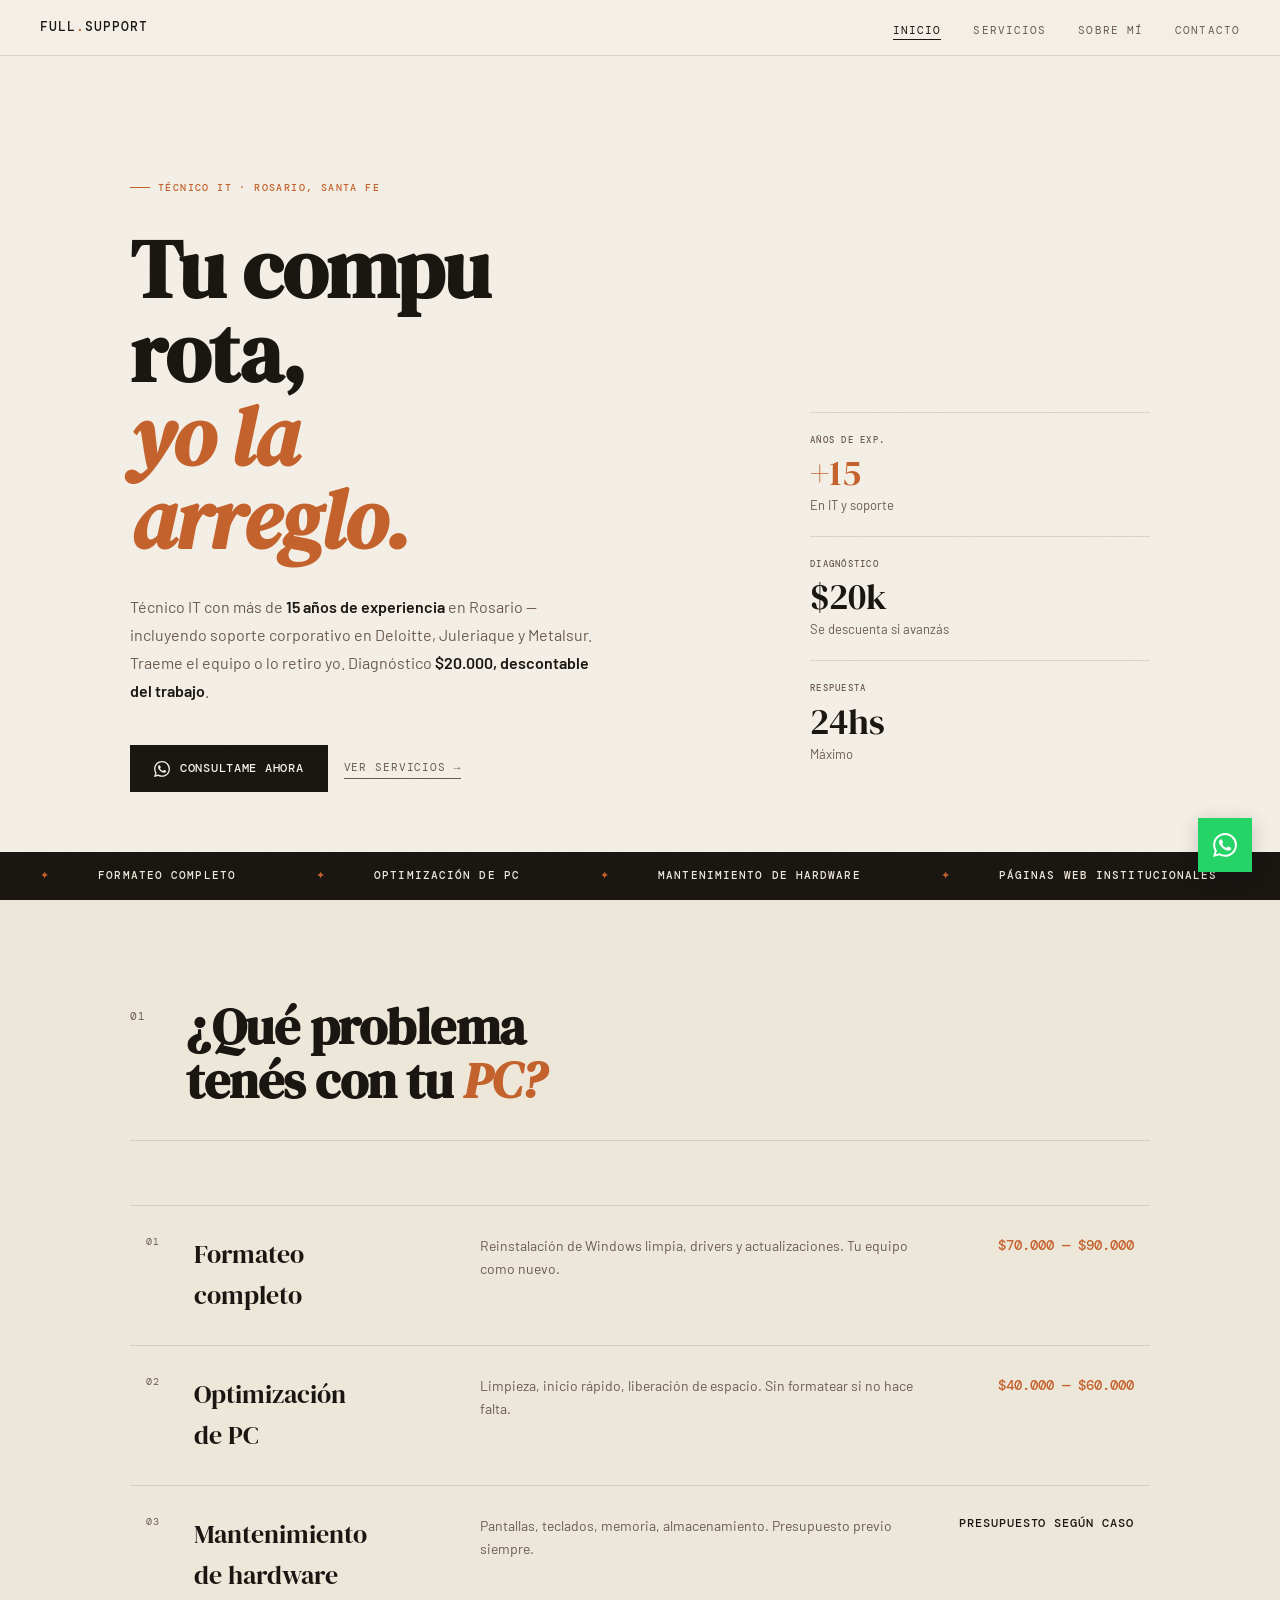
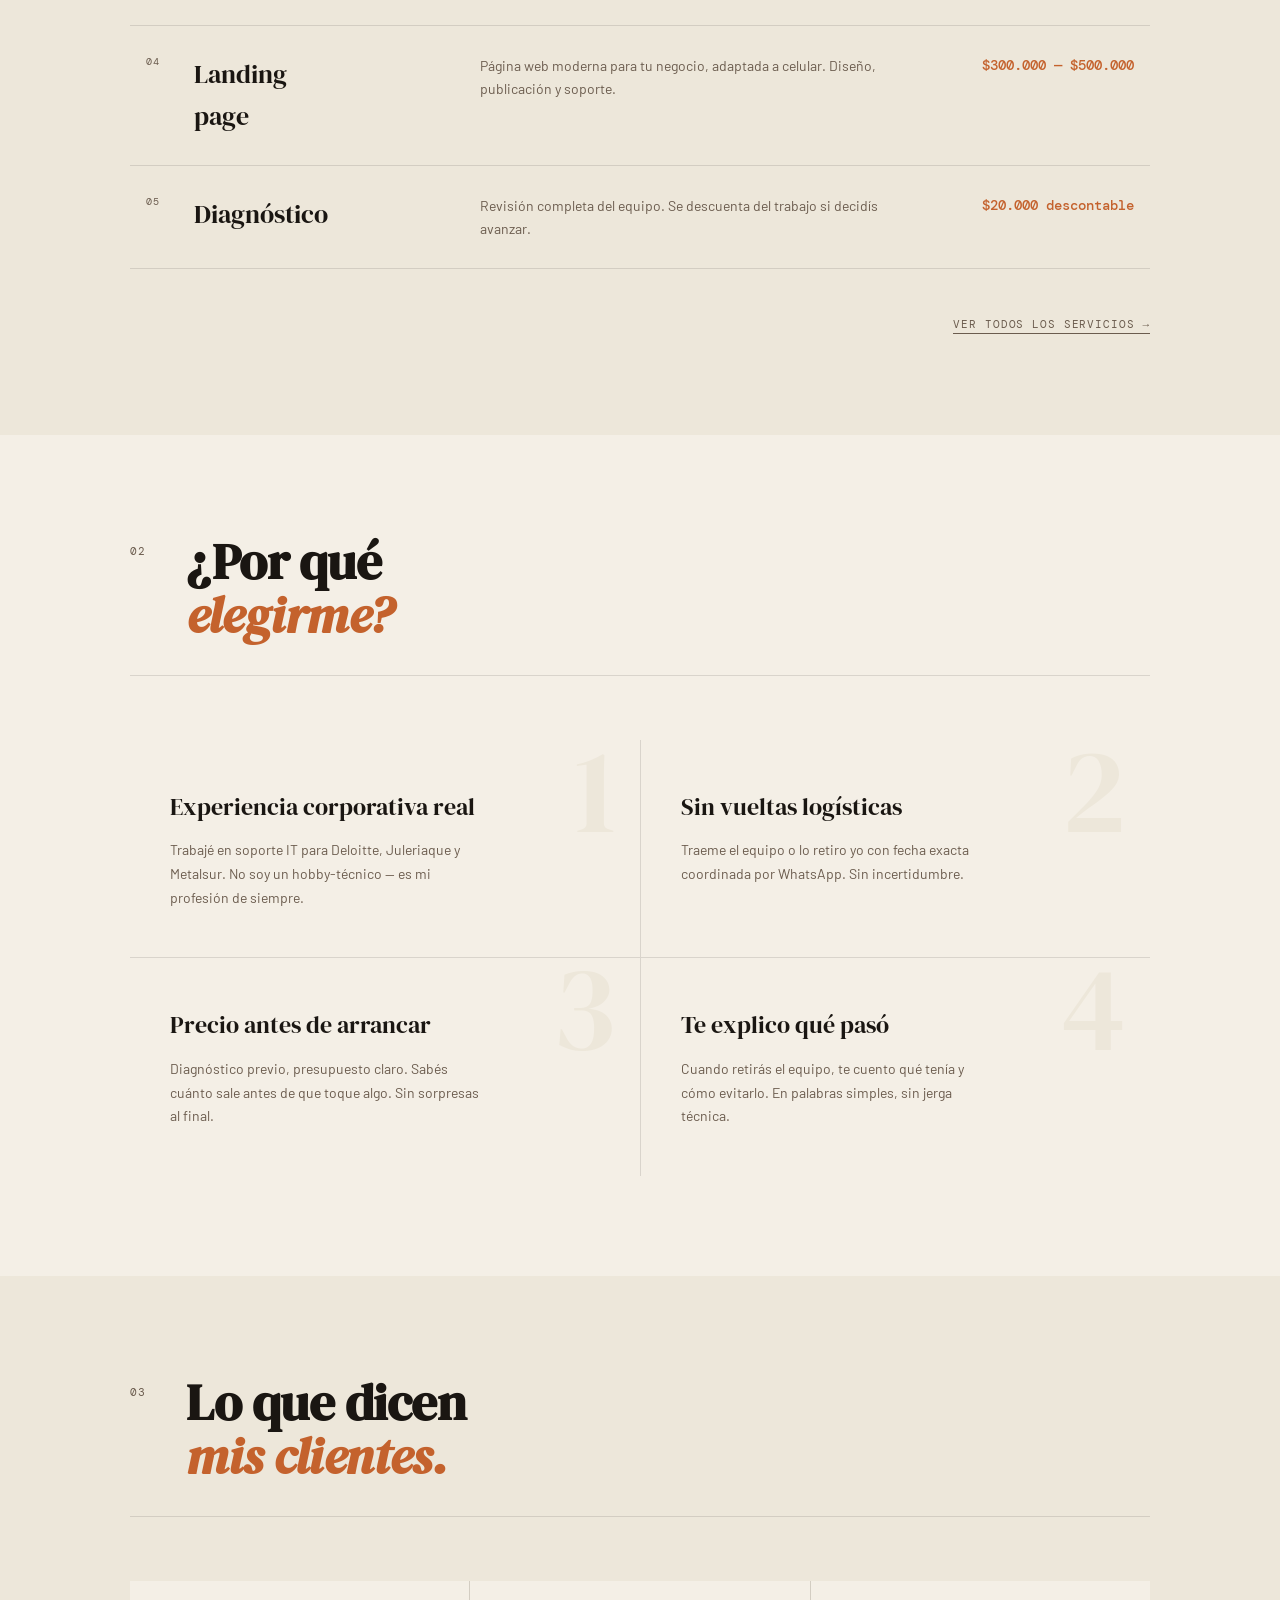
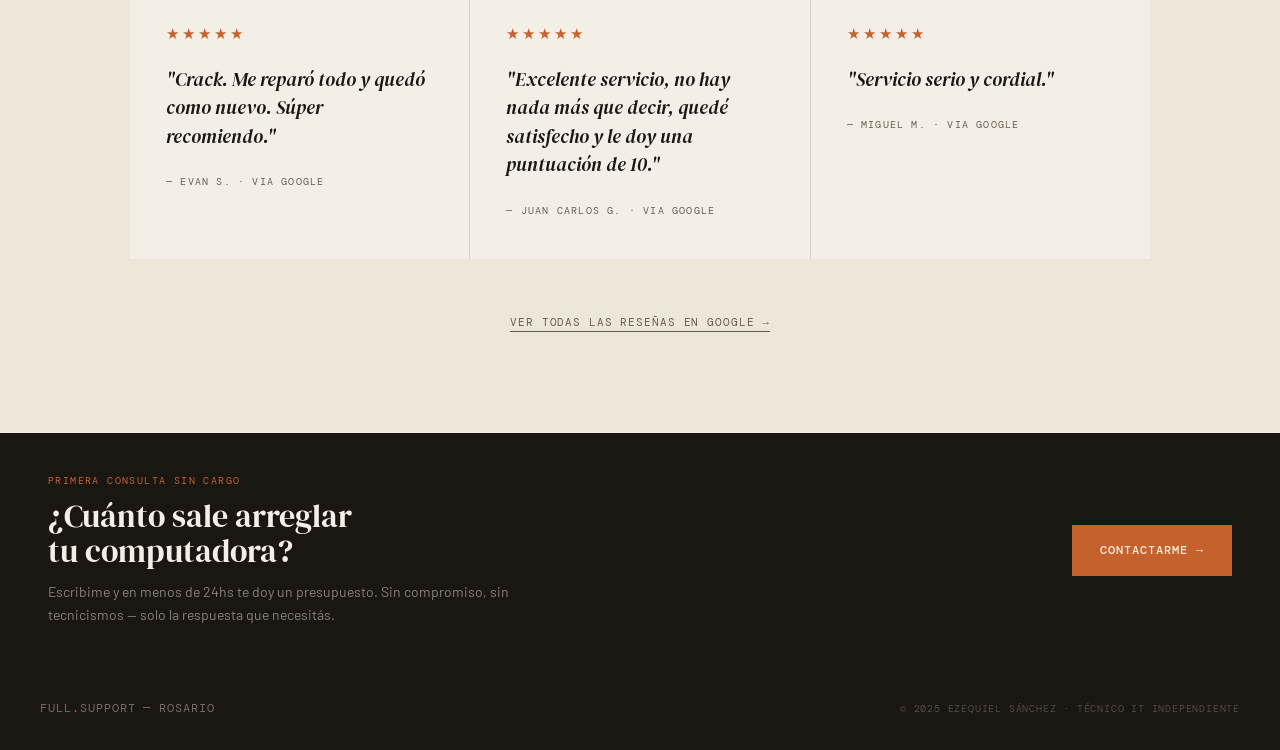
<file: index.html>
<!DOCTYPE html>
<html lang="es">
<head>
  <!-- Google tag (gtag.js) -->
  <script async src="https://www.googletagmanager.com/gtag/js?id=AW-779045094"></script>
  <script>
    window.dataLayer = window.dataLayer || [];
    function gtag(){dataLayer.push(arguments);}
    gtag('js', new Date());
    gtag('config', 'AW-779045094');
  </script>
  <meta charset="UTF-8">
  <meta name="viewport" content="width=device-width, initial-scale=1.0">
  <title>Full.Support | Técnico IT en Rosario — Ezequiel Sánchez</title>
  <meta name="description" content="Técnico IT con +15 años de experiencia en Rosario, Santa Fe. Formateo, optimización y mantenimiento de PC. Ex Deloitte y Juleriaque. Retiro a domicilio. Diagnóstico $20.000 descontable.">
  <meta name="author" content="Ezequiel Sánchez">
  <meta property="og:title" content="Full.Support | Técnico IT en Rosario — Ezequiel Sánchez">
  <meta property="og:description" content="Técnico IT con +15 años de experiencia en Rosario. Formateo, optimización, mantenimiento y desarrollo web. Diagnóstico $20.000 descontable.">
  <meta property="og:url" content="https://geekybear.github.io/">
  <meta property="og:image" content="https://geekybear.github.io/assets/photo.png">
  <meta property="og:type" content="website">
  <link rel="canonical" href="https://geekybear.github.io/">
  <link rel="icon" type="image/svg+xml" href="assets/favicon.svg">
  <link rel="preconnect" href="https://fonts.googleapis.com">
  <link rel="preconnect" href="https://fonts.gstatic.com" crossorigin>
  <link href="https://fonts.googleapis.com/css2?family=DM+Serif+Display:ital@0;1&family=DM+Mono:wght@300;400;500&family=Barlow:wght@400;500;600&display=swap" rel="stylesheet">
  <link rel="stylesheet" href="css/variables.css">
  <link rel="stylesheet" href="css/base.css">
  <link rel="stylesheet" href="css/components.css">
  <link rel="stylesheet" href="css/layout.css">
  <link rel="stylesheet" href="css/pages.css">
  <script type="application/ld+json">
  {
    "@context": "https://schema.org",
    "@graph": [
      {
        "@type": "LocalBusiness",
        "@id": "https://geekybear.github.io/#business",
        "name": "Full.Support",
        "description": "Técnico IT independiente con +15 años de experiencia en Rosario. Formateo, optimización, mantenimiento de hardware y desarrollo de páginas web. Retiro a domicilio o recibo el equipo. Diagnóstico $20.000 descontable.",
        "url": "https://geekybear.github.io",
        "telephone": "+5493416022238",
        "email": "ezedsanchez@outlook.com",
        "founder": { "@type": "Person", "name": "Ezequiel Sánchez" },
        "address": {
          "@type": "PostalAddress",
          "addressLocality": "Rosario",
          "addressRegion": "Santa Fe",
          "addressCountry": "AR"
        },
        "geo": { "@type": "GeoCoordinates", "latitude": -32.9442, "longitude": -60.6505 },
        "areaServed": { "@type": "AdministrativeArea", "name": "Rosario, Santa Fe, Argentina" },
        "openingHoursSpecification": [
          { "@type": "OpeningHoursSpecification", "dayOfWeek": ["Monday","Tuesday","Wednesday","Thursday","Friday"], "opens": "18:00", "closes": "22:00" },
          { "@type": "OpeningHoursSpecification", "dayOfWeek": "Saturday", "opens": "08:00", "closes": "12:00" }
        ],
        "priceRange": "$$",
        "aggregateRating": {
          "@type": "AggregateRating",
          "ratingValue": "5",
          "reviewCount": "5",
          "bestRating": "5",
          "worstRating": "1"
        },
        "review": [
          {
            "@type": "Review",
            "author": { "@type": "Person", "name": "Evan Stock" },
            "reviewRating": { "@type": "Rating", "ratingValue": "5", "bestRating": "5" },
            "reviewBody": "Crack. Me reparó todo y quedó como nuevo. Súper recomiendo."
          },
          {
            "@type": "Review",
            "author": { "@type": "Person", "name": "Juan Carlos Gutierrez" },
            "reviewRating": { "@type": "Rating", "ratingValue": "5", "bestRating": "5" },
            "reviewBody": "Excelente servicio, no hay nada más que decir, quedé satisfecho y le doy una puntuación de 10."
          },
          {
            "@type": "Review",
            "author": { "@type": "Person", "name": "Miguel M." },
            "reviewRating": { "@type": "Rating", "ratingValue": "5", "bestRating": "5" },
            "reviewBody": "Servicio serio y cordial."
          },
          {
            "@type": "Review",
            "author": { "@type": "Person", "name": "Felipe Fuentes" },
            "reviewRating": { "@type": "Rating", "ratingValue": "5", "bestRating": "5" },
            "reviewBody": "Excelente técnico!"
          }
        ],
        "sameAs": [
          "https://wa.me/5493416022238",
          "https://www.linkedin.com/in/ezequiel-sanchez-dev/",
          "https://github.com/geekybear",
          "https://share.google/21BJhEZY6VnJSIQpO"
        ]
      },
      {
        "@type": "WebSite",
        "@id": "https://geekybear.github.io/#website",
        "url": "https://geekybear.github.io",
        "name": "Full.Support — Técnico IT · Rosario",
        "publisher": { "@id": "https://geekybear.github.io/#business" }
      }
    ]
  }
  </script>
</head>
<body>

<nav class="nav" id="nav">
  <a href="index.html" class="nav__logo">Full<em>.</em>Support</a>
  <ul class="nav__links">
    <li><a href="index.html" class="nav__link nav__link--active">Inicio</a></li>
    <li><a href="servicios.html" class="nav__link">Servicios</a></li>
    <li><a href="about.html" class="nav__link">Sobre mí</a></li>
    <li><a href="contacto.html" class="nav__link">Contacto</a></li>
  </ul>
  <button class="nav__hamburger" id="hamburger" aria-label="Abrir menú" aria-expanded="false">
    <span></span><span></span><span></span>
  </button>
</nav>
<div class="nav__mobile" id="mobile-menu">
  <ul class="nav__mobile-links">
    <li><a href="index.html" class="nav__mobile-link nav__link--active">Inicio</a></li>
    <li><a href="servicios.html" class="nav__mobile-link">Servicios</a></li>
    <li><a href="about.html" class="nav__mobile-link">Sobre mí</a></li>
    <li><a href="contacto.html" class="nav__mobile-link">Contacto</a></li>
  </ul>
</div>

<!-- HERO -->
<div class="hero">
  <div class="hero__inner">
    <div class="hero__content">
      <div class="hero__badge">Técnico IT · Rosario, Santa Fe</div>
      <h1 class="hero__title">Tu compu<br>rota,<br><em>yo la<br>arreglo.</em></h1>
      <p class="hero__sub">
        Técnico IT con más de <strong>15 años de experiencia</strong> en Rosario —
        incluyendo soporte corporativo en Deloitte, Juleriaque y Metalsur.
        Traeme el equipo o lo retiro yo.
        Diagnóstico <strong>$20.000, descontable del trabajo</strong>.
      </p>
      <div class="hero__ctas">
        <a href="https://wa.me/5493416022238?text=Hola%20Ezequiel%2C%20necesito%20ayuda%20con%20mi%20PC" target="_blank" rel="noopener" class="btn--primary">
          <svg width="16" height="16" viewBox="0 0 24 24" fill="currentColor" aria-hidden="true"><path d="M17.472 14.382c-.297-.149-1.758-.867-2.03-.967-.273-.099-.471-.148-.67.15-.197.297-.767.966-.94 1.164-.173.199-.347.223-.644.075-.297-.15-1.255-.463-2.39-1.475-.883-.788-1.48-1.761-1.653-2.059-.173-.297-.018-.458.13-.606.134-.133.298-.347.446-.52.149-.174.198-.298.298-.497.099-.198.05-.371-.025-.52-.075-.149-.669-1.612-.916-2.207-.242-.579-.487-.5-.669-.51-.173-.008-.371-.01-.57-.01-.198 0-.52.074-.792.372-.272.297-1.04 1.016-1.04 2.479 0 1.462 1.065 2.875 1.213 3.074.149.198 2.096 3.2 5.077 4.487.709.306 1.262.489 1.694.625.712.227 1.36.195 1.871.118.571-.085 1.758-.719 2.006-1.413.248-.694.248-1.289.173-1.413-.074-.124-.272-.198-.57-.347m-5.421 7.403h-.004a9.87 9.87 0 01-5.031-1.378l-.361-.214-3.741.982.998-3.648-.235-.374a9.86 9.86 0 01-1.51-5.26c.001-5.45 4.436-9.884 9.888-9.884 2.64 0 5.122 1.03 6.988 2.898a9.825 9.825 0 012.893 6.994c-.003 5.45-4.437 9.884-9.885 9.884m8.413-18.297A11.815 11.815 0 0012.05 0C5.495 0 .16 5.335.157 11.892c0 2.096.547 4.142 1.588 5.945L.057 24l6.305-1.654a11.882 11.882 0 005.683 1.448h.005c6.554 0 11.89-5.335 11.893-11.893a11.821 11.821 0 00-3.48-8.413z"/></svg>
          Consultame ahora
        </a>
        <a href="servicios.html" class="btn--ghost">Ver servicios →</a>
      </div>
    </div>
    <div class="hero__sidebar">
      <div class="hero__stat">
        <div class="hero__stat-label">Años de exp.</div>
        <div class="hero__stat-value hero__stat-value--orange">+15</div>
        <div class="hero__stat-sub">En IT y soporte</div>
      </div>
      <div class="hero__stat">
        <div class="hero__stat-label">Diagnóstico</div>
        <div class="hero__stat-value">$20k</div>
        <div class="hero__stat-sub">Se descuenta si avanzás</div>
      </div>
      <div class="hero__stat">
        <div class="hero__stat-label">Respuesta</div>
        <div class="hero__stat-value">24hs</div>
        <div class="hero__stat-sub">Máximo</div>
      </div>
    </div>
  </div>

  <div class="marquee">
    <div class="marquee__track">
      <div class="marquee__item"><em>✦</em> Formateo completo</div>
      <div class="marquee__item"><em>✦</em> Optimización de PC</div>
      <div class="marquee__item"><em>✦</em> Mantenimiento de hardware</div>
      <div class="marquee__item"><em>✦</em> Páginas web institucionales</div>
      <div class="marquee__item"><em>✦</em> Instalación de programas</div>
      <div class="marquee__item"><em>✦</em> Diagnóstico descontable</div>
      <div class="marquee__item"><em>✦</em> Retiro y entrega en Rosario</div>
      <div class="marquee__item"><em>✦</em> Configuración de sistemas</div>
      <div class="marquee__item"><em>✦</em> Desarrollo web a medida</div>
      <div class="marquee__item"><em>✦</em> Formateo completo</div>
      <div class="marquee__item"><em>✦</em> Optimización de PC</div>
      <div class="marquee__item"><em>✦</em> Mantenimiento de hardware</div>
      <div class="marquee__item"><em>✦</em> Páginas web institucionales</div>
      <div class="marquee__item"><em>✦</em> Instalación de programas</div>
      <div class="marquee__item"><em>✦</em> Diagnóstico descontable</div>
      <div class="marquee__item"><em>✦</em> Retiro y entrega en Rosario</div>
      <div class="marquee__item"><em>✦</em> Configuración de sistemas</div>
      <div class="marquee__item"><em>✦</em> Desarrollo web a medida</div>
    </div>
  </div>
</div>

<!-- SERVICIOS RESUMIDOS -->
<section class="section--cream2">
  <div class="container">
    <div class="section-header fade-up">
      <div class="section-header__num">01</div>
      <h2 class="section-header__title">¿Qué problema<br>tenés con tu <em>PC?</em></h2>
    </div>

    <table class="services-table fade-up">
      <tbody>
        <tr>
          <td class="services-table__num">01</td>
          <td class="services-table__name">Formateo<br>completo</td>
          <td class="services-table__desc">Reinstalación de Windows limpia, drivers y actualizaciones. Tu equipo como nuevo.</td>
          <td class="services-table__price">$70.000 — $90.000</td>
        </tr>
        <tr>
          <td class="services-table__num">02</td>
          <td class="services-table__name">Optimización<br>de PC</td>
          <td class="services-table__desc">Limpieza, inicio rápido, liberación de espacio. Sin formatear si no hace falta.</td>
          <td class="services-table__price">$40.000 — $60.000</td>
        </tr>
        <tr>
          <td class="services-table__num">03</td>
          <td class="services-table__name">Mantenimiento<br>de hardware</td>
          <td class="services-table__desc">Pantallas, teclados, memoria, almacenamiento. Presupuesto previo siempre.</td>
          <td class="services-table__price services-table__price--free">Presupuesto según caso</td>
        </tr>
        <tr>
          <td class="services-table__num">04</td>
          <td class="services-table__name">Landing<br>page</td>
          <td class="services-table__desc">Página web moderna para tu negocio, adaptada a celular. Diseño, publicación y soporte.</td>
          <td class="services-table__price">$300.000 — $500.000</td>
        </tr>
        <tr>
          <td class="services-table__num">05</td>
          <td class="services-table__name">Diagnóstico</td>
          <td class="services-table__desc">Revisión completa del equipo. Se descuenta del trabajo si decidís avanzar.</td>
          <td class="services-table__price">$20.000 descontable</td>
        </tr>
      </tbody>
    </table>

    <div style="margin-top: 40px; text-align: right;">
      <a href="servicios.html" class="btn--ghost fade-up">Ver todos los servicios →</a>
    </div>
  </div>
</section>

<!-- POR QUÉ YO -->
<section class="section--cream">
  <div class="container">
    <div class="section-header fade-up">
      <div class="section-header__num">02</div>
      <h2 class="section-header__title">¿Por qué<br><em>elegirme?</em></h2>
    </div>

    <div class="why-grid">
      <div class="why-cell fade-up" data-num="1">
        <div class="why-cell__title">Experiencia corporativa real</div>
        <div class="why-cell__desc">Trabajé en soporte IT para Deloitte, Juleriaque y Metalsur. No soy un hobby-técnico — es mi profesión de siempre.</div>
      </div>
      <div class="why-cell fade-up" data-num="2">
        <div class="why-cell__title">Sin vueltas logísticas</div>
        <div class="why-cell__desc">Traeme el equipo o lo retiro yo con fecha exacta coordinada por WhatsApp. Sin incertidumbre.</div>
      </div>
      <div class="why-cell fade-up" data-num="3">
        <div class="why-cell__title">Precio antes de arrancar</div>
        <div class="why-cell__desc">Diagnóstico previo, presupuesto claro. Sabés cuánto sale antes de que toque algo. Sin sorpresas al final.</div>
      </div>
      <div class="why-cell fade-up" data-num="4">
        <div class="why-cell__title">Te explico qué pasó</div>
        <div class="why-cell__desc">Cuando retirás el equipo, te cuento qué tenía y cómo evitarlo. En palabras simples, sin jerga técnica.</div>
      </div>
    </div>
  </div>
</section>

<!-- TESTIMONIOS — Reemplazar con reseñas reales de Google Business -->
<section class="section--cream2">
  <div class="container">
    <div class="section-header fade-up">
      <div class="section-header__num">03</div>
      <h2 class="section-header__title">Lo que dicen<br><em>mis clientes.</em></h2>
    </div>

    <div class="reviews-grid">
      <div class="review-card fade-up">
        <div class="review-card__stars">★★★★★</div>
        <blockquote class="review-card__text">"Crack. Me reparó todo y quedó como nuevo. Súper recomiendo."</blockquote>
        <div class="review-card__author">— Evan S. · via Google</div>
      </div>
      <div class="review-card fade-up">
        <div class="review-card__stars">★★★★★</div>
        <blockquote class="review-card__text">"Excelente servicio, no hay nada más que decir, quedé satisfecho y le doy una puntuación de 10."</blockquote>
        <div class="review-card__author">— Juan Carlos G. · via Google</div>
      </div>
      <div class="review-card fade-up">
        <div class="review-card__stars">★★★★★</div>
        <blockquote class="review-card__text">"Servicio serio y cordial."</blockquote>
        <div class="review-card__author">— Miguel M. · via Google</div>
      </div>
    </div>

    <div style="margin-top: 48px; text-align: center;">
      <a href="https://share.google/21BJhEZY6VnJSIQpO" target="_blank" rel="noopener" class="btn--ghost fade-up">Ver todas las reseñas en Google →</a>
    </div>
  </div>
</section>

<!-- CTA FINAL -->
<div class="banner fade-up">
  <div>
    <div class="banner__eyebrow">Primera consulta sin cargo</div>
    <div class="banner__title">¿Cuánto sale arreglar<br>tu computadora?</div>
    <div class="banner__desc">Escribime y en menos de 24hs te doy un presupuesto. Sin compromiso, sin tecnicismos — solo la respuesta que necesitás.</div>
  </div>
  <a href="contacto.html" class="banner__cta">Contactarme →</a>
</div>

<footer class="footer">
  <div class="footer__logo">Full<em>.</em>Support — Rosario</div>
  <div class="footer__copy">© 2025 Ezequiel Sánchez · Técnico IT Independiente</div>
</footer>

<a href="https://wa.me/5493416022238" target="_blank" rel="noopener" class="floating-wa" aria-label="Contactar por WhatsApp">
  <svg width="24" height="24" viewBox="0 0 24 24" fill="currentColor" aria-hidden="true"><path d="M17.472 14.382c-.297-.149-1.758-.867-2.03-.967-.273-.099-.471-.148-.67.15-.197.297-.767.966-.94 1.164-.173.199-.347.223-.644.075-.297-.15-1.255-.463-2.39-1.475-.883-.788-1.48-1.761-1.653-2.059-.173-.297-.018-.458.13-.606.134-.133.298-.347.446-.52.149-.174.198-.298.298-.497.099-.198.05-.371-.025-.52-.075-.149-.669-1.612-.916-2.207-.242-.579-.487-.5-.669-.51-.173-.008-.371-.01-.57-.01-.198 0-.52.074-.792.372-.272.297-1.04 1.016-1.04 2.479 0 1.462 1.065 2.875 1.213 3.074.149.198 2.096 3.2 5.077 4.487.709.306 1.262.489 1.694.625.712.227 1.36.195 1.871.118.571-.085 1.758-.719 2.006-1.413.248-.694.248-1.289.173-1.413-.074-.124-.272-.198-.57-.347m-5.421 7.403h-.004a9.87 9.87 0 01-5.031-1.378l-.361-.214-3.741.982.998-3.648-.235-.374a9.86 9.86 0 01-1.51-5.26c.001-5.45 4.436-9.884 9.888-9.884 2.64 0 5.122 1.03 6.988 2.898a9.825 9.825 0 012.893 6.994c-.003 5.45-4.437 9.884-9.885 9.884m8.413-18.297A11.815 11.815 0 0012.05 0C5.495 0 .16 5.335.157 11.892c0 2.096.547 4.142 1.588 5.945L.057 24l6.305-1.654a11.882 11.882 0 005.683 1.448h.005c6.554 0 11.89-5.335 11.893-11.893a11.821 11.821 0 00-3.48-8.413z"/></svg>
</a>

<script src="js/main.js"></script>
</body>
</html>
</file>
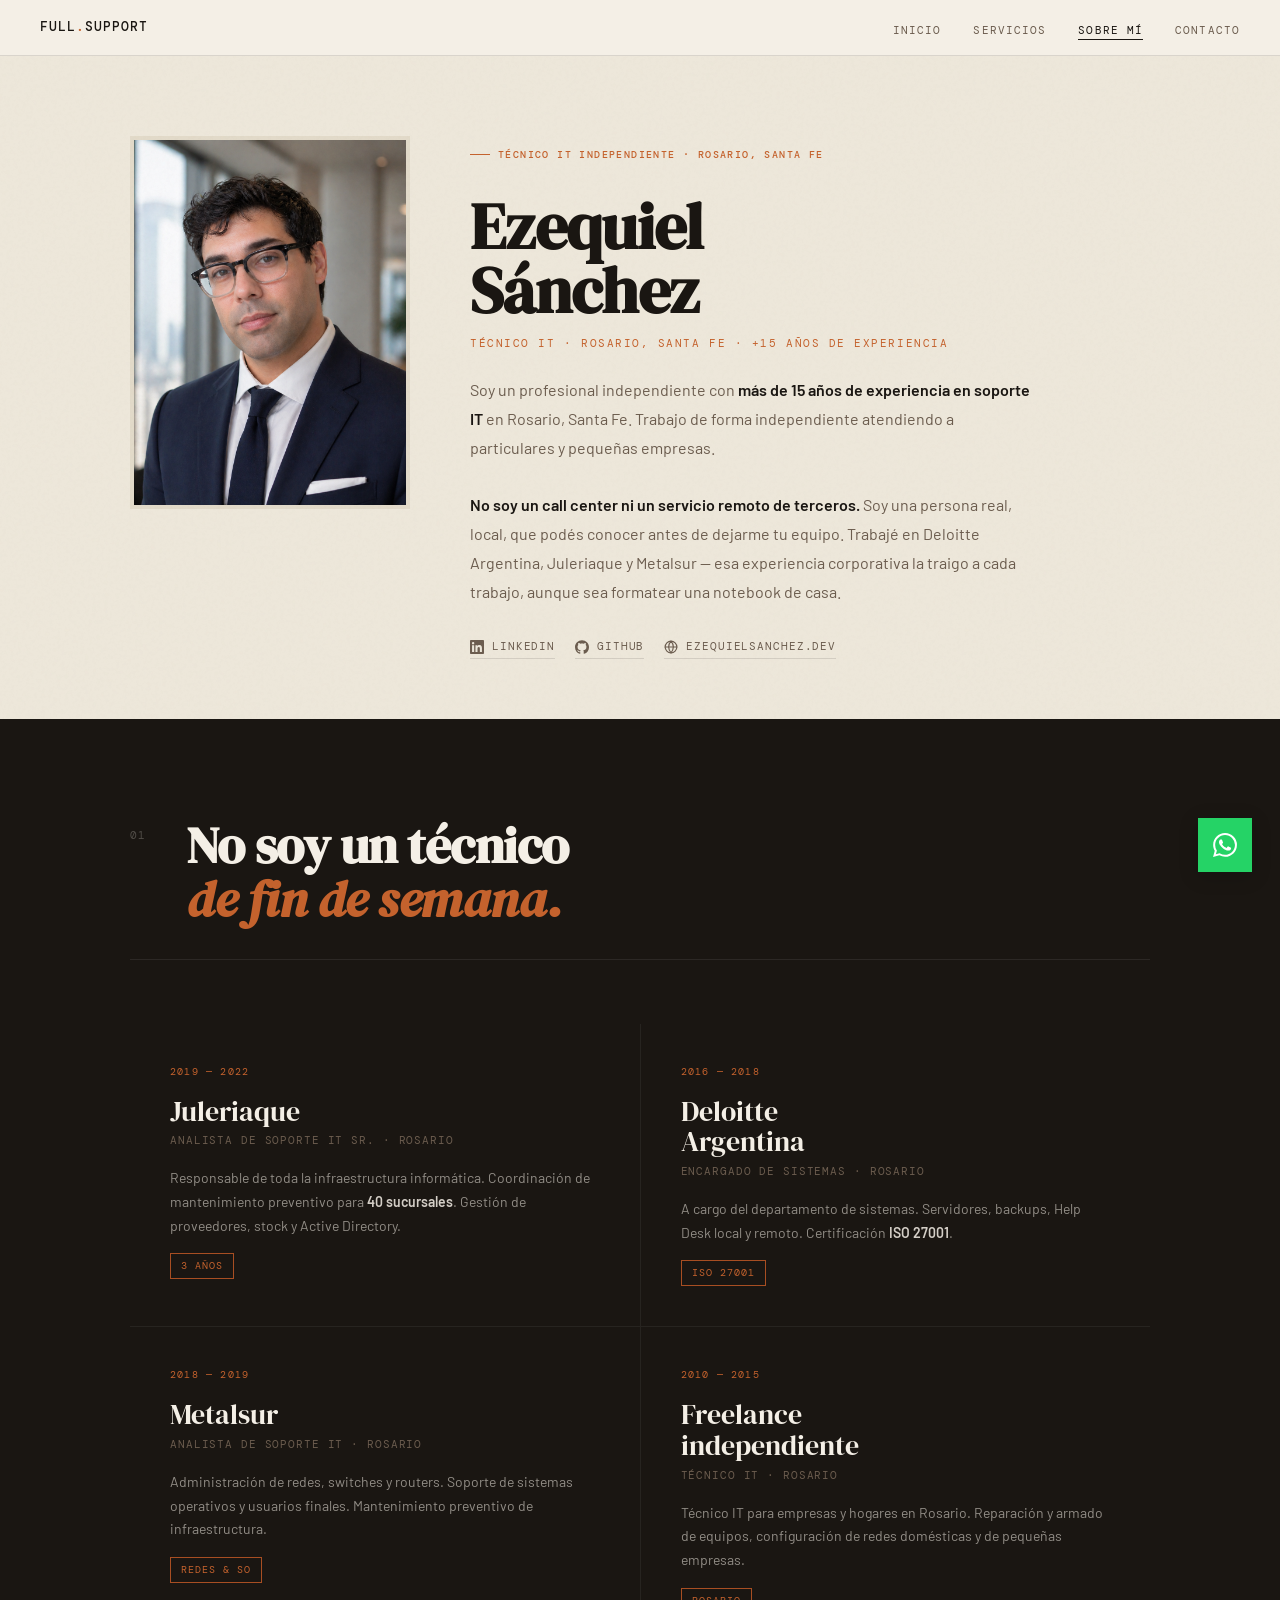
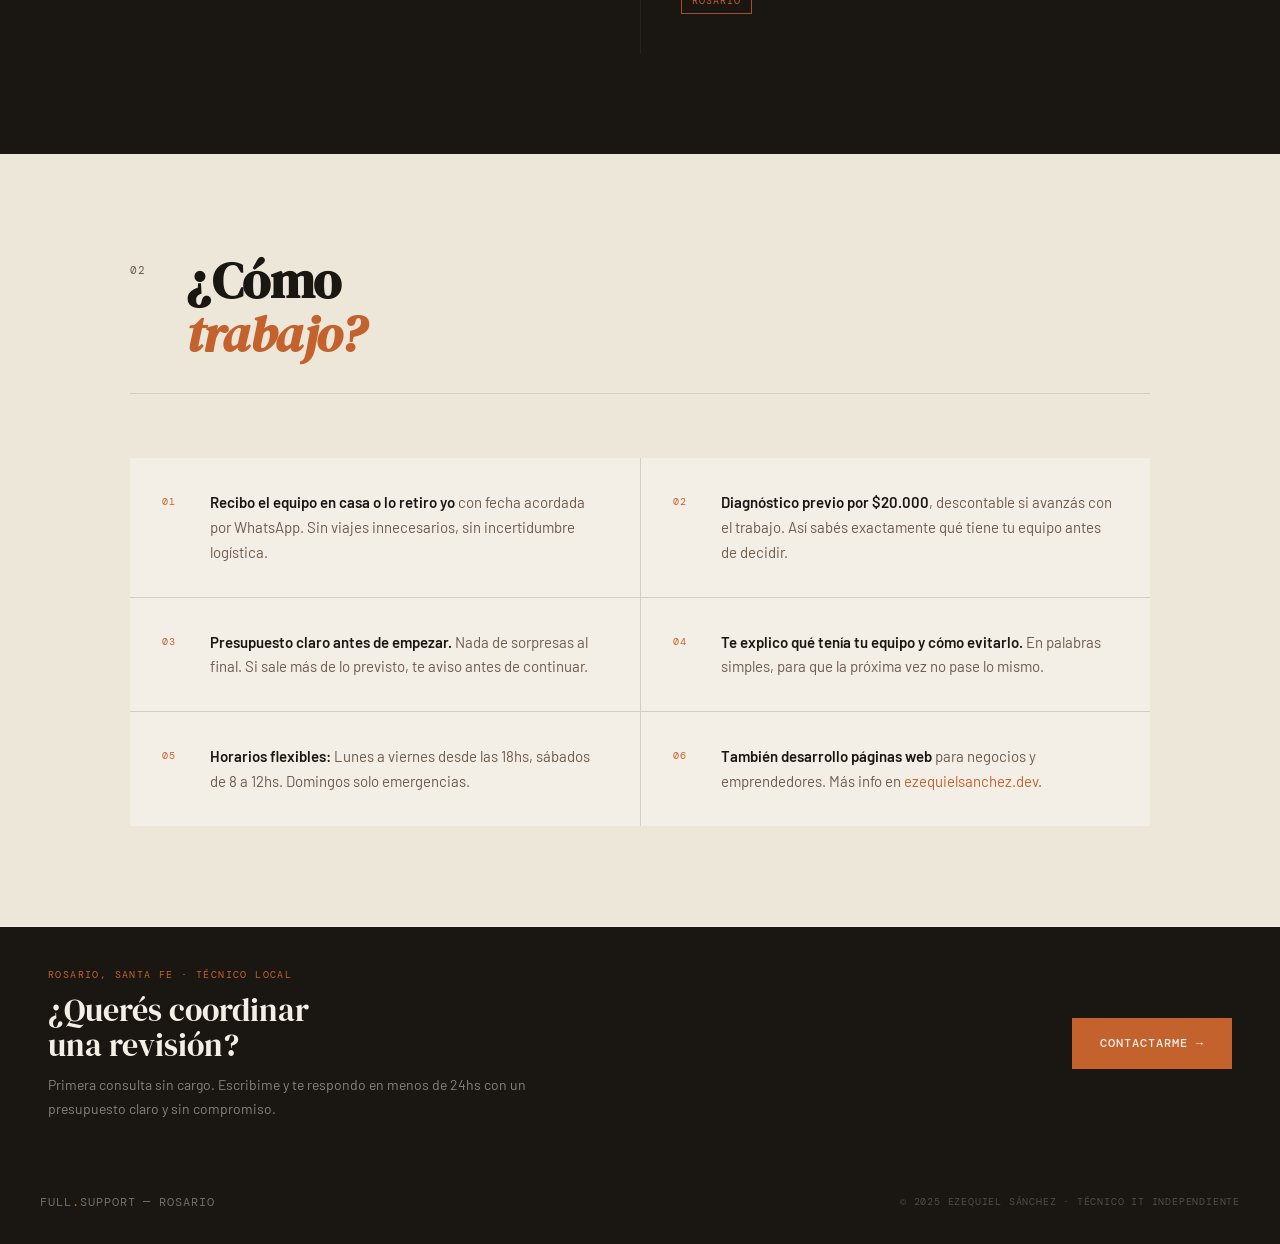
<file: about.html>
<!DOCTYPE html>
<html lang="es">
<head>
  <!-- Google tag (gtag.js) -->
  <script async src="https://www.googletagmanager.com/gtag/js?id=AW-779045094"></script>
  <script>
    window.dataLayer = window.dataLayer || [];
    function gtag(){dataLayer.push(arguments);}
    gtag('js', new Date());
    gtag('config', 'AW-779045094');
  </script>
  <meta charset="UTF-8">
  <meta name="viewport" content="width=device-width, initial-scale=1.0">
  <title>Sobre mí | Ezequiel Sánchez — Técnico IT Independiente en Rosario</title>
  <meta name="description" content="Ezequiel Sánchez es técnico IT independiente en Rosario, Santa Fe. +15 años de experiencia real en empresas como Deloitte y Juleriaque. No un call center: una persona local que conocés antes de dejarle tu equipo.">
  <meta name="author" content="Ezequiel Sánchez">
  <meta property="og:title" content="Ezequiel Sánchez — Técnico IT Independiente en Rosario">
  <meta property="og:description" content="Profesional independiente en Rosario con +15 años en IT. Ex Deloitte y Juleriaque. Conocé quién va a trabajar con tu equipo antes de entregárselo.">
  <meta property="og:url" content="https://geekybear.github.io/about.html">
  <meta property="og:image" content="https://geekybear.github.io/assets/photo.png">
  <meta property="og:type" content="profile">
  <link rel="canonical" href="https://geekybear.github.io/about.html">
  <link rel="icon" type="image/svg+xml" href="assets/favicon.svg">
  <link rel="preconnect" href="https://fonts.googleapis.com">
  <link rel="preconnect" href="https://fonts.gstatic.com" crossorigin>
  <link href="https://fonts.googleapis.com/css2?family=DM+Serif+Display:ital@0;1&family=DM+Mono:wght@300;400;500&family=Barlow:wght@400;500;600&display=swap" rel="stylesheet">
  <link rel="stylesheet" href="css/variables.css">
  <link rel="stylesheet" href="css/base.css">
  <link rel="stylesheet" href="css/components.css">
  <link rel="stylesheet" href="css/layout.css">
  <link rel="stylesheet" href="css/pages.css">
  <script type="application/ld+json">
  {
    "@context": "https://schema.org",
    "@type": "Person",
    "@id": "https://geekybear.github.io/#person",
    "name": "Ezequiel Sánchez",
    "jobTitle": "Técnico IT Independiente",
    "image": "https://geekybear.github.io/assets/photo.png",
    "description": "Técnico IT independiente en Rosario, Santa Fe, Argentina. Más de 15 años de experiencia en soporte IT, incluyendo Encargado de Sistemas en Deloitte Argentina (certificación ISO 27001) y Analista IT Sr. en Juleriaque (gestión de 40 sucursales). Atiende a particulares y pequeñas empresas en Rosario de forma personal, sin tercerizar.",
    "worksFor": { "@id": "https://geekybear.github.io/#business" },
    "hasCredential": {
      "@type": "EducationalOccupationalCredential",
      "name": "ISO 27001",
      "credentialCategory": "Certificación de seguridad de la información",
      "recognizedBy": { "@type": "Organization", "name": "Deloitte Argentina" }
    },
    "address": {
      "@type": "PostalAddress",
      "addressLocality": "Rosario",
      "addressRegion": "Santa Fe",
      "addressCountry": "AR"
    },
    "telephone": "+5493416022238",
    "email": "ezedsanchez@outlook.com",
    "url": "https://geekybear.github.io/about.html",
    "sameAs": [
      "https://www.linkedin.com/in/ezequiel-sanchez-dev/",
      "https://github.com/geekybear",
      "https://ezequielsanchez.dev"
    ],
    "knowsAbout": [
      "Soporte IT", "Mantenimiento de PC", "Formateo de PC", "Optimización de PC",
      "Redes", "WiFi", "Windows", "Active Directory", "ISO 27001", "Help Desk",
      "Desarrollo Web", "HTML", "CSS", "JavaScript", "Soporte técnico Rosario"
    ]
  }
  </script>
</head>
<body>

<nav class="nav" id="nav">
  <a href="index.html" class="nav__logo">Full<em>.</em>Support</a>
  <ul class="nav__links">
    <li><a href="index.html" class="nav__link">Inicio</a></li>
    <li><a href="servicios.html" class="nav__link">Servicios</a></li>
    <li><a href="about.html" class="nav__link nav__link--active">Sobre mí</a></li>
    <li><a href="contacto.html" class="nav__link">Contacto</a></li>
  </ul>
  <button class="nav__hamburger" id="hamburger" aria-label="Abrir menú" aria-expanded="false">
    <span></span><span></span><span></span>
  </button>
</nav>
<div class="nav__mobile" id="mobile-menu">
  <ul class="nav__mobile-links">
    <li><a href="index.html" class="nav__mobile-link">Inicio</a></li>
    <li><a href="servicios.html" class="nav__mobile-link">Servicios</a></li>
    <li><a href="about.html" class="nav__mobile-link nav__link--active">Sobre mí</a></li>
    <li><a href="contacto.html" class="nav__mobile-link">Contacto</a></li>
  </ul>
</div>

<!-- ABOUT HERO -->
<div class="about-hero">
  <div class="about-hero__inner">
    <div>
      <img
        src="assets/photo.png"
        alt="Ezequiel Sánchez, técnico IT independiente en Rosario, Santa Fe"
        class="about-hero__photo"
        loading="eager"
      >
    </div>
    <div>
      <div class="hero__badge">Técnico IT Independiente · Rosario, Santa Fe</div>
      <h1 class="about-hero__name">Ezequiel<br>Sánchez</h1>
      <div class="about-hero__title">Técnico IT · Rosario, Santa Fe · +15 años de experiencia</div>
      <p class="about-hero__bio">
        Soy un profesional independiente con <strong>más de 15 años de experiencia en soporte IT</strong>
        en Rosario, Santa Fe. Trabajo de forma independiente atendiendo a particulares y pequeñas empresas.
        <br><br>
        <strong>No soy un call center ni un servicio remoto de terceros.</strong>
        Soy una persona real, local, que podés conocer antes de dejarme tu equipo.
        Trabajé en Deloitte Argentina, Juleriaque y Metalsur — esa experiencia corporativa la traigo
        a cada trabajo, aunque sea formatear una notebook de casa.
      </p>

      <div class="profile-links">
        <a href="https://www.linkedin.com/in/ezequiel-sanchez-dev/" target="_blank" rel="noopener" class="profile-link" aria-label="LinkedIn de Ezequiel Sánchez">
          <svg width="14" height="14" viewBox="0 0 24 24" fill="currentColor" aria-hidden="true"><path d="M20.447 20.452h-3.554v-5.569c0-1.328-.027-3.037-1.852-3.037-1.853 0-2.136 1.445-2.136 2.939v5.667H9.351V9h3.414v1.561h.046c.477-.9 1.637-1.85 3.37-1.85 3.601 0 4.267 2.37 4.267 5.455v6.286zM5.337 7.433a2.062 2.062 0 01-2.063-2.065 2.064 2.064 0 112.063 2.065zm1.782 13.019H3.555V9h3.564v11.452zM22.225 0H1.771C.792 0 0 .774 0 1.729v20.542C0 23.227.792 24 1.771 24h20.451C23.2 24 24 23.227 24 22.271V1.729C24 .774 23.2 0 22.222 0h.003z"/></svg>
          LinkedIn
        </a>
        <a href="https://github.com/geekybear" target="_blank" rel="noopener" class="profile-link" aria-label="GitHub de Ezequiel Sánchez">
          <svg width="14" height="14" viewBox="0 0 24 24" fill="currentColor" aria-hidden="true"><path d="M12 .297c-6.63 0-12 5.373-12 12 0 5.303 3.438 9.8 8.205 11.385.6.113.82-.258.82-.577 0-.285-.01-1.04-.015-2.04-3.338.724-4.042-1.61-4.042-1.61C4.422 18.07 3.633 17.7 3.633 17.7c-1.087-.744.084-.729.084-.729 1.205.084 1.838 1.236 1.838 1.236 1.07 1.835 2.809 1.305 3.495.998.108-.776.417-1.305.76-1.605-2.665-.3-5.466-1.332-5.466-5.93 0-1.31.465-2.38 1.235-3.22-.135-.303-.54-1.523.105-3.176 0 0 1.005-.322 3.3 1.23.96-.267 1.98-.399 3-.405 1.02.006 2.04.138 3 .405 2.28-1.552 3.285-1.23 3.285-1.23.645 1.653.24 2.873.12 3.176.765.84 1.23 1.91 1.23 3.22 0 4.61-2.805 5.625-5.475 5.92.42.36.81 1.096.81 2.22 0 1.606-.015 2.896-.015 3.286 0 .315.21.69.825.57C20.565 22.092 24 17.592 24 12.297c0-6.627-5.373-12-12-12"/></svg>
          GitHub
        </a>
        <a href="https://ezequielsanchez.dev" target="_blank" rel="noopener" class="profile-link" aria-label="Portfolio de desarrollo web">
          <svg width="14" height="14" viewBox="0 0 24 24" fill="none" stroke="currentColor" stroke-width="2" stroke-linecap="round" stroke-linejoin="round" aria-hidden="true"><circle cx="12" cy="12" r="10"/><line x1="2" y1="12" x2="22" y2="12"/><path d="M12 2a15.3 15.3 0 014 10 15.3 15.3 0 01-4 10 15.3 15.3 0 01-4-10 15.3 15.3 0 014-10z"/></svg>
          ezequielsanchez.dev
        </a>
      </div>
    </div>
  </div>
  <div style="height: 60px;"></div>
</div>

<!-- TRAYECTORIA -->
<section class="section--ink">
  <div class="container">
    <div class="section-header fade-up">
      <div class="section-header__num" style="color:rgba(244,239,230,0.25)">01</div>
      <h2 class="section-header__title" style="color:var(--cream);">No soy un técnico<br><em>de fin de semana.</em></h2>
    </div>

    <div class="timeline">
      <div class="timeline__cell fade-up">
        <div class="timeline__period">2019 — 2022</div>
        <div class="timeline__company">Juleriaque</div>
        <div class="timeline__role">Analista de Soporte IT Sr. · Rosario</div>
        <div class="timeline__desc">
          Responsable de toda la infraestructura informática. Coordinación de mantenimiento preventivo
          para <strong>40 sucursales</strong>. Gestión de proveedores, stock y Active Directory.
        </div>
        <div class="timeline__tag">3 años</div>
      </div>
      <div class="timeline__cell fade-up">
        <div class="timeline__period">2016 — 2018</div>
        <div class="timeline__company">Deloitte<br>Argentina</div>
        <div class="timeline__role">Encargado de Sistemas · Rosario</div>
        <div class="timeline__desc">
          A cargo del departamento de sistemas. Servidores, backups, Help Desk local y remoto.
          Certificación <strong>ISO 27001</strong>.
        </div>
        <div class="timeline__tag">ISO 27001</div>
      </div>
      <div class="timeline__cell fade-up">
        <div class="timeline__period">2018 — 2019</div>
        <div class="timeline__company">Metalsur</div>
        <div class="timeline__role">Analista de Soporte IT · Rosario</div>
        <div class="timeline__desc">
          Administración de redes, switches y routers. Soporte de sistemas operativos y usuarios finales.
          Mantenimiento preventivo de infraestructura.
        </div>
        <div class="timeline__tag">Redes & SO</div>
      </div>
      <div class="timeline__cell fade-up">
        <div class="timeline__period">2010 — 2015</div>
        <div class="timeline__company">Freelance<br>independiente</div>
        <div class="timeline__role">Técnico IT · Rosario</div>
        <div class="timeline__desc">
          Técnico IT para empresas y hogares en Rosario. Reparación y armado de equipos, configuración
          de redes domésticas y de pequeñas empresas.
        </div>
        <div class="timeline__tag">Rosario</div>
      </div>
    </div>
  </div>
</section>

<!-- CÓMO TRABAJO -->
<section class="section--cream2">
  <div class="container">
    <div class="section-header fade-up">
      <div class="section-header__num">02</div>
      <h2 class="section-header__title">¿Cómo<br><em>trabajo?</em></h2>
    </div>

    <div class="how-grid fade-up">
      <div class="how-cell">
        <div class="how-cell__num">01</div>
        <div class="how-cell__text">
          <strong>Recibo el equipo en casa o lo retiro yo</strong> con fecha acordada por WhatsApp.
          Sin viajes innecesarios, sin incertidumbre logística.
        </div>
      </div>
      <div class="how-cell">
        <div class="how-cell__num">02</div>
        <div class="how-cell__text">
          <strong>Diagnóstico previo por $20.000</strong>, descontable si avanzás con el trabajo.
          Así sabés exactamente qué tiene tu equipo antes de decidir.
        </div>
      </div>
      <div class="how-cell">
        <div class="how-cell__num">03</div>
        <div class="how-cell__text">
          <strong>Presupuesto claro antes de empezar.</strong>
          Nada de sorpresas al final. Si sale más de lo previsto, te aviso antes de continuar.
        </div>
      </div>
      <div class="how-cell">
        <div class="how-cell__num">04</div>
        <div class="how-cell__text">
          <strong>Te explico qué tenía tu equipo y cómo evitarlo.</strong>
          En palabras simples, para que la próxima vez no pase lo mismo.
        </div>
      </div>
      <div class="how-cell">
        <div class="how-cell__num">05</div>
        <div class="how-cell__text">
          <strong>Horarios flexibles:</strong> Lunes a viernes desde las 18hs,
          sábados de 8 a 12hs. Domingos solo emergencias.
        </div>
      </div>
      <div class="how-cell">
        <div class="how-cell__num">06</div>
        <div class="how-cell__text">
          <strong>También desarrollo páginas web</strong> para negocios y emprendedores.
          Más info en <a href="https://ezequielsanchez.dev" target="_blank" rel="noopener" style="color:var(--orange);">ezequielsanchez.dev</a>.
        </div>
      </div>
    </div>
  </div>
</section>

<!-- CTA -->
<div class="banner fade-up">
  <div>
    <div class="banner__eyebrow">Rosario, Santa Fe · Técnico local</div>
    <div class="banner__title">¿Querés coordinar<br>una revisión?</div>
    <div class="banner__desc">Primera consulta sin cargo. Escribime y te respondo en menos de 24hs con un presupuesto claro y sin compromiso.</div>
  </div>
  <a href="contacto.html" class="banner__cta">Contactarme →</a>
</div>

<footer class="footer">
  <div class="footer__logo">Full<em>.</em>Support — Rosario</div>
  <div class="footer__copy">© 2025 Ezequiel Sánchez · Técnico IT Independiente</div>
</footer>

<a href="https://wa.me/5493416022238" target="_blank" rel="noopener" class="floating-wa" aria-label="Contactar por WhatsApp">
  <svg width="24" height="24" viewBox="0 0 24 24" fill="currentColor" aria-hidden="true"><path d="M17.472 14.382c-.297-.149-1.758-.867-2.03-.967-.273-.099-.471-.148-.67.15-.197.297-.767.966-.94 1.164-.173.199-.347.223-.644.075-.297-.15-1.255-.463-2.39-1.475-.883-.788-1.48-1.761-1.653-2.059-.173-.297-.018-.458.13-.606.134-.133.298-.347.446-.52.149-.174.198-.298.298-.497.099-.198.05-.371-.025-.52-.075-.149-.669-1.612-.916-2.207-.242-.579-.487-.5-.669-.51-.173-.008-.371-.01-.57-.01-.198 0-.52.074-.792.372-.272.297-1.04 1.016-1.04 2.479 0 1.462 1.065 2.875 1.213 3.074.149.198 2.096 3.2 5.077 4.487.709.306 1.262.489 1.694.625.712.227 1.36.195 1.871.118.571-.085 1.758-.719 2.006-1.413.248-.694.248-1.289.173-1.413-.074-.124-.272-.198-.57-.347m-5.421 7.403h-.004a9.87 9.87 0 01-5.031-1.378l-.361-.214-3.741.982.998-3.648-.235-.374a9.86 9.86 0 01-1.51-5.26c.001-5.45 4.436-9.884 9.888-9.884 2.64 0 5.122 1.03 6.988 2.898a9.825 9.825 0 012.893 6.994c-.003 5.45-4.437 9.884-9.885 9.884m8.413-18.297A11.815 11.815 0 0012.05 0C5.495 0 .16 5.335.157 11.892c0 2.096.547 4.142 1.588 5.945L.057 24l6.305-1.654a11.882 11.882 0 005.683 1.448h.005c6.554 0 11.89-5.335 11.893-11.893a11.821 11.821 0 00-3.48-8.413z"/></svg>
</a>

<script src="js/main.js"></script>
</body>
</html>
</file>
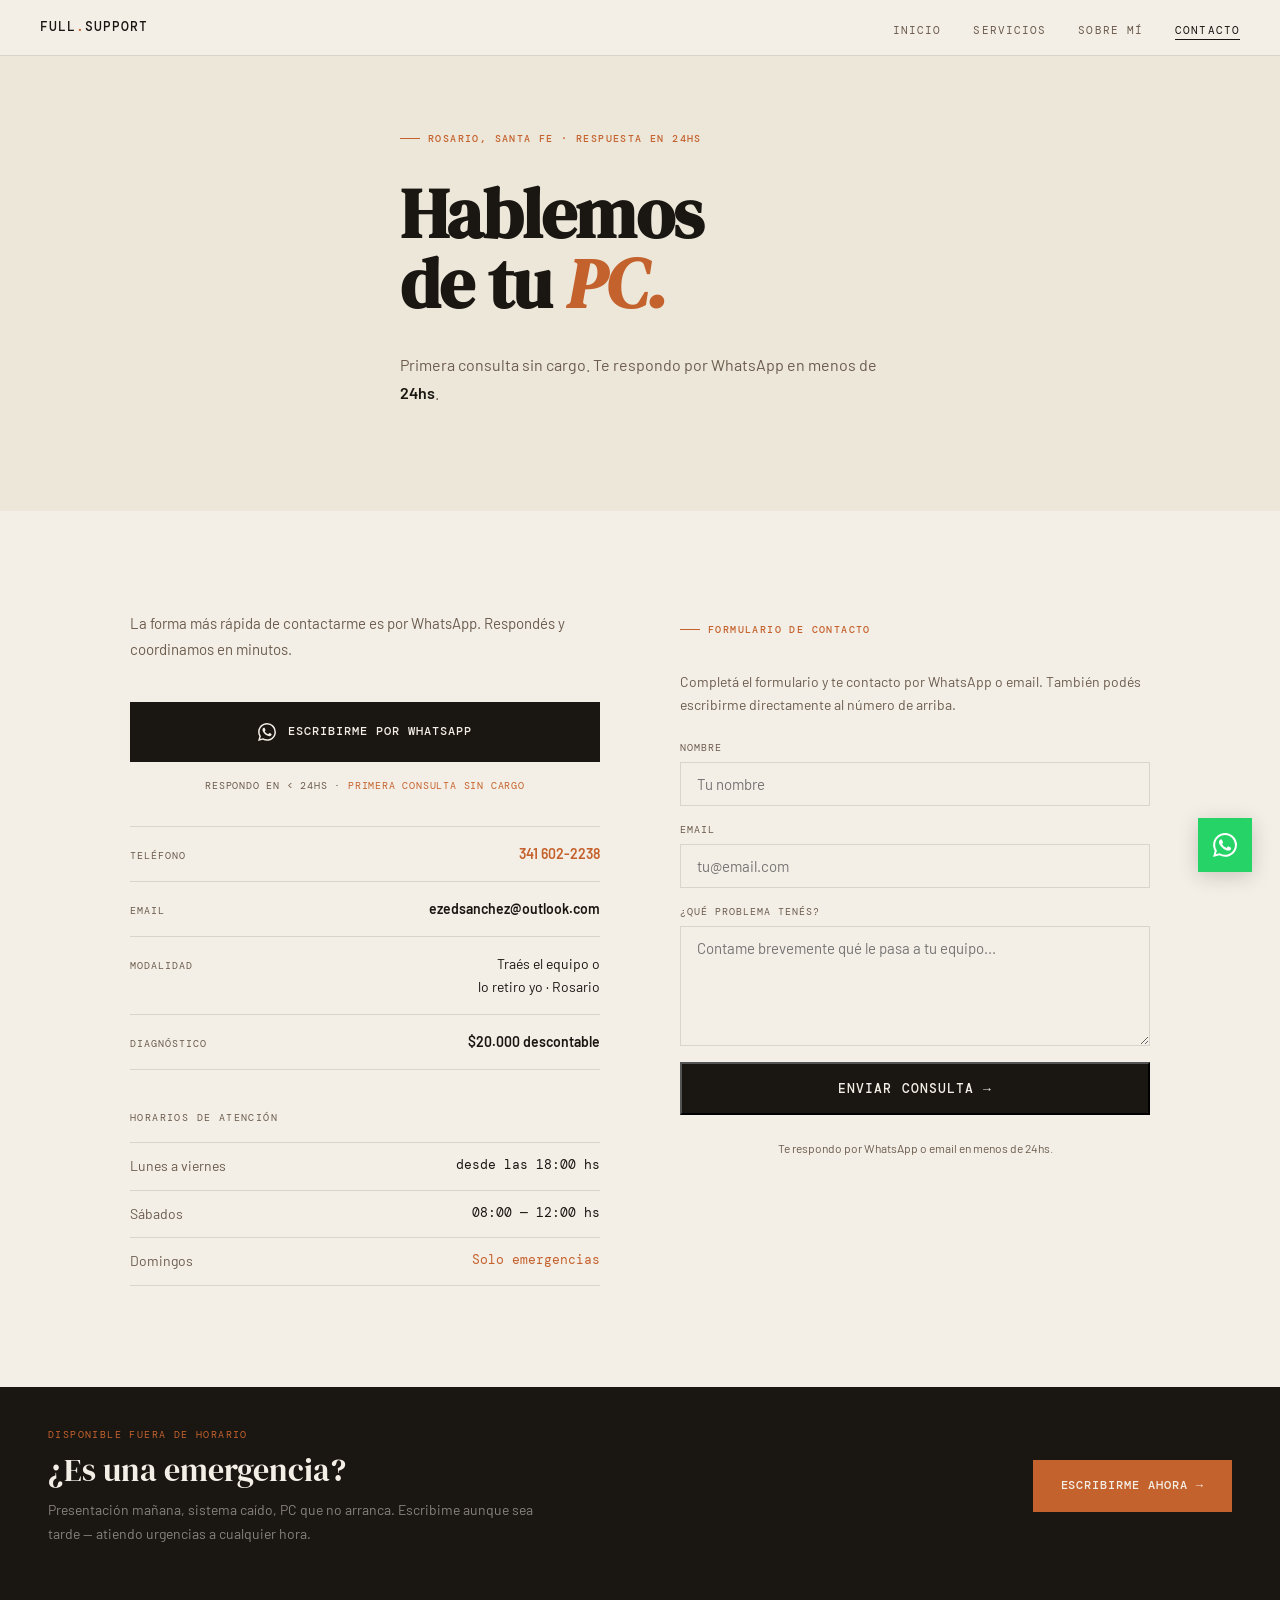
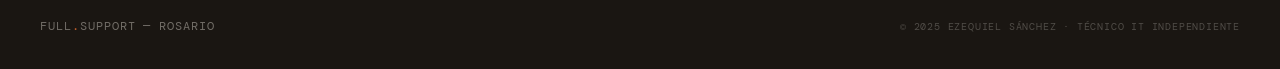
<file: contacto.html>
<!DOCTYPE html>
<html lang="es">
<head>
  <!-- Google tag (gtag.js) -->
  <script async src="https://www.googletagmanager.com/gtag/js?id=AW-779045094"></script>
  <script>
    window.dataLayer = window.dataLayer || [];
    function gtag(){dataLayer.push(arguments);}
    gtag('js', new Date());
    gtag('config', 'AW-779045094');
  </script>
  <meta charset="UTF-8">
  <meta name="viewport" content="width=device-width, initial-scale=1.0">
  <title>Contacto | Full.Support — Técnico IT en Rosario · 341 602-2238</title>
  <meta name="description" content="Contactá a Ezequiel Sánchez, técnico IT en Rosario. WhatsApp: 341 602-2238. Primera consulta sin cargo. Respondo en menos de 24hs. Retiro el equipo o lo traés vos.">
  <meta name="author" content="Ezequiel Sánchez">
  <meta property="og:title" content="Contacto — Full.Support · Técnico IT en Rosario">
  <meta property="og:description" content="Escribile a Ezequiel Sánchez: WhatsApp 341 602-2238. Primera consulta sin cargo, respuesta en menos de 24hs.">
  <meta property="og:url" content="https://geekybear.github.io/contacto.html">
  <meta property="og:image" content="https://geekybear.github.io/assets/photo.png">
  <meta property="og:type" content="website">
  <link rel="canonical" href="https://geekybear.github.io/contacto.html">
  <link rel="icon" type="image/svg+xml" href="assets/favicon.svg">
  <link rel="preconnect" href="https://fonts.googleapis.com">
  <link rel="preconnect" href="https://fonts.gstatic.com" crossorigin>
  <link href="https://fonts.googleapis.com/css2?family=DM+Serif+Display:ital@0;1&family=DM+Mono:wght@300;400;500&family=Barlow:wght@400;500;600&display=swap" rel="stylesheet">
  <link rel="stylesheet" href="css/variables.css">
  <link rel="stylesheet" href="css/base.css">
  <link rel="stylesheet" href="css/components.css">
  <link rel="stylesheet" href="css/layout.css">
  <link rel="stylesheet" href="css/pages.css">
  <script type="application/ld+json">
  {
    "@context": "https://schema.org",
    "@type": "ContactPage",
    "name": "Contacto — Full.Support · Técnico IT en Rosario",
    "url": "https://geekybear.github.io/contacto.html",
    "mainEntity": { "@id": "https://geekybear.github.io/#business" }
  }
  </script>
</head>
<body>

<nav class="nav" id="nav">
  <a href="index.html" class="nav__logo">Full<em>.</em>Support</a>
  <ul class="nav__links">
    <li><a href="index.html" class="nav__link">Inicio</a></li>
    <li><a href="servicios.html" class="nav__link">Servicios</a></li>
    <li><a href="about.html" class="nav__link">Sobre mí</a></li>
    <li><a href="contacto.html" class="nav__link nav__link--active">Contacto</a></li>
  </ul>
  <button class="nav__hamburger" id="hamburger" aria-label="Abrir menú" aria-expanded="false">
    <span></span><span></span><span></span>
  </button>
</nav>
<div class="nav__mobile" id="mobile-menu">
  <ul class="nav__mobile-links">
    <li><a href="index.html" class="nav__mobile-link">Inicio</a></li>
    <li><a href="servicios.html" class="nav__mobile-link">Servicios</a></li>
    <li><a href="about.html" class="nav__mobile-link">Sobre mí</a></li>
    <li><a href="contacto.html" class="nav__mobile-link nav__link--active">Contacto</a></li>
  </ul>
</div>

<!-- HERO -->
<div style="min-height: 40vh; padding-top: var(--nav-height); background: var(--cream2); display: flex; align-items: flex-end; position: relative; z-index: 1;">
  <div class="container" style="padding-bottom: 64px; padding-top: 64px;">
    <div class="hero__badge">Rosario, Santa Fe · Respuesta en 24hs</div>
    <h1 class="hero__title" style="font-size: clamp(44px, 5.5vw, 72px);">Hablemos<br>de tu <em>PC.</em></h1>
    <p class="hero__sub" style="animation: none;">
      Primera consulta sin cargo. Te respondo por WhatsApp en menos de <strong>24hs</strong>.
    </p>
  </div>
</div>

<!-- CONTACT MAIN -->
<section class="section--cream">
  <div class="container">
    <div class="contact-layout">

      <!-- LEFT: Info & WhatsApp -->
      <div>
        <p class="contact-sub">La forma más rápida de contactarme es por WhatsApp. Respondés y coordinamos en minutos.</p>

        <a href="https://wa.me/5493416022238?text=Hola%20Ezequiel%2C%20necesito%20ayuda%20con%20mi%20PC" target="_blank" rel="noopener" class="wa-btn fade-up">
          <svg width="18" height="18" viewBox="0 0 24 24" fill="currentColor" aria-hidden="true"><path d="M17.472 14.382c-.297-.149-1.758-.867-2.03-.967-.273-.099-.471-.148-.67.15-.197.297-.767.966-.94 1.164-.173.199-.347.223-.644.075-.297-.15-1.255-.463-2.39-1.475-.883-.788-1.48-1.761-1.653-2.059-.173-.297-.018-.458.13-.606.134-.133.298-.347.446-.52.149-.174.198-.298.298-.497.099-.198.05-.371-.025-.52-.075-.149-.669-1.612-.916-2.207-.242-.579-.487-.5-.669-.51-.173-.008-.371-.01-.57-.01-.198 0-.52.074-.792.372-.272.297-1.04 1.016-1.04 2.479 0 1.462 1.065 2.875 1.213 3.074.149.198 2.096 3.2 5.077 4.487.709.306 1.262.489 1.694.625.712.227 1.36.195 1.871.118.571-.085 1.758-.719 2.006-1.413.248-.694.248-1.289.173-1.413-.074-.124-.272-.198-.57-.347m-5.421 7.403h-.004a9.87 9.87 0 01-5.031-1.378l-.361-.214-3.741.982.998-3.648-.235-.374a9.86 9.86 0 01-1.51-5.26c.001-5.45 4.436-9.884 9.888-9.884 2.64 0 5.122 1.03 6.988 2.898a9.825 9.825 0 012.893 6.994c-.003 5.45-4.437 9.884-9.885 9.884m8.413-18.297A11.815 11.815 0 0012.05 0C5.495 0 .16 5.335.157 11.892c0 2.096.547 4.142 1.588 5.945L.057 24l6.305-1.654a11.882 11.882 0 005.683 1.448h.005c6.554 0 11.89-5.335 11.893-11.893a11.821 11.821 0 00-3.48-8.413z"/></svg>
          Escribirme por WhatsApp
        </a>
        <div class="wa-note">Respondo en &lt; 24hs · <em>Primera consulta sin cargo</em></div>

        <div class="contact-data fade-up">
          <div class="contact-row">
            <span class="contact-row__label">Teléfono</span>
            <span class="contact-row__value contact-row__value--accent">341 602-2238</span>
          </div>
          <div class="contact-row">
            <span class="contact-row__label">Email</span>
            <span class="contact-row__value">ezedsanchez@outlook.com</span>
          </div>
          <div class="contact-row">
            <span class="contact-row__label">Modalidad</span>
            <span class="contact-row__value" style="text-align:right; font-weight:400;">Traés el equipo o<br>lo retiro yo · Rosario</span>
          </div>
          <div class="contact-row">
            <span class="contact-row__label">Diagnóstico</span>
            <span class="contact-row__value">$20.000 descontable</span>
          </div>
        </div>

        <div class="horarios-title fade-up">Horarios de atención</div>
        <div class="fade-up">
          <div class="horario-row">
            <span class="dia">Lunes a viernes</span>
            <span class="hora">desde las 18:00 hs</span>
          </div>
          <div class="horario-row">
            <span class="dia">Sábados</span>
            <span class="hora">08:00 — 12:00 hs</span>
          </div>
          <div class="horario-row">
            <span class="dia">Domingos</span>
            <span class="hora hora--accent">Solo emergencias</span>
          </div>
        </div>
      </div>

      <!-- RIGHT: Form -->
      <div>
        <div style="margin-bottom: 24px;">
          <div class="hero__badge" style="animation:none;">Formulario de contacto</div>
          <p style="font-size:14px; color:var(--ink3); line-height:1.65;">
            Completá el formulario y te contacto por WhatsApp o email. También podés escribirme directamente al número de arriba.
          </p>
        </div>

        <div id="form-success" class="form-success">
          Mensaje recibido. Te contacto en menos de 24hs por WhatsApp o email.
        </div>

        <form class="contact-form" id="contact-form" action="https://api.web3forms.com/submit" method="POST" novalidate>
          <input type="hidden" name="access_key" value="a1634226-2ee5-41a9-bb16-3c4cfe4339e9">
          <input type="hidden" name="subject" value="Nueva consulta desde Full.Support">
          <input type="hidden" name="from_name" value="Full.Support">
          <input type="checkbox" name="botcheck" style="display:none;" tabindex="-1" autocomplete="off">
          <div style="position:absolute;left:-9999px;top:-9999px;" aria-hidden="true">
            <input type="text" name="website_url" tabindex="-1" autocomplete="off">
          </div>
          <div class="form-group">
            <label class="form-label" for="nombre">Nombre</label>
            <input class="form-input" type="text" id="nombre" name="nombre" placeholder="Tu nombre" required>
          </div>
          <div class="form-group">
            <label class="form-label" for="email">Email</label>
            <input class="form-input" type="email" id="email" name="email" placeholder="tu@email.com" required>
          </div>
          <div class="form-group">
            <label class="form-label" for="mensaje">¿Qué problema tenés?</label>
            <textarea class="form-textarea" id="mensaje" name="mensaje" placeholder="Contame brevemente qué le pasa a tu equipo..." required></textarea>
          </div>
          <button type="submit" class="btn--primary" style="width:100%; justify-content:center; padding: 16px 24px; font-size:13px; letter-spacing:0.08em; cursor:pointer;">
            Enviar consulta →
          </button>
          <p style="font-size:12px; color:var(--ink3); text-align:center; margin-top:8px;">
            Te respondo por WhatsApp o email en menos de 24hs.
          </p>
        </form>
      </div>

    </div>
  </div>
</section>

<!-- EMERGENCY BANNER -->
<div class="banner fade-up">
  <div>
    <div class="banner__eyebrow">Disponible fuera de horario</div>
    <div class="banner__title">¿Es una emergencia?</div>
    <div class="banner__desc">Presentación mañana, sistema caído, PC que no arranca. Escribime aunque sea tarde — atiendo urgencias a cualquier hora.</div>
  </div>
  <a href="https://wa.me/5493416022238?text=Hola%20Ezequiel%2C%20tengo%20una%20urgencia%20con%20mi%20PC" target="_blank" rel="noopener" class="banner__cta">Escribirme ahora →</a>
</div>

<footer class="footer">
  <div class="footer__logo">Full<em>.</em>Support — Rosario</div>
  <div class="footer__copy">© 2025 Ezequiel Sánchez · Técnico IT Independiente</div>
</footer>

<a href="https://wa.me/5493416022238" target="_blank" rel="noopener" class="floating-wa" aria-label="Contactar por WhatsApp">
  <svg width="24" height="24" viewBox="0 0 24 24" fill="currentColor" aria-hidden="true"><path d="M17.472 14.382c-.297-.149-1.758-.867-2.03-.967-.273-.099-.471-.148-.67.15-.197.297-.767.966-.94 1.164-.173.199-.347.223-.644.075-.297-.15-1.255-.463-2.39-1.475-.883-.788-1.48-1.761-1.653-2.059-.173-.297-.018-.458.13-.606.134-.133.298-.347.446-.52.149-.174.198-.298.298-.497.099-.198.05-.371-.025-.52-.075-.149-.669-1.612-.916-2.207-.242-.579-.487-.5-.669-.51-.173-.008-.371-.01-.57-.01-.198 0-.52.074-.792.372-.272.297-1.04 1.016-1.04 2.479 0 1.462 1.065 2.875 1.213 3.074.149.198 2.096 3.2 5.077 4.487.709.306 1.262.489 1.694.625.712.227 1.36.195 1.871.118.571-.085 1.758-.719 2.006-1.413.248-.694.248-1.289.173-1.413-.074-.124-.272-.198-.57-.347m-5.421 7.403h-.004a9.87 9.87 0 01-5.031-1.378l-.361-.214-3.741.982.998-3.648-.235-.374a9.86 9.86 0 01-1.51-5.26c.001-5.45 4.436-9.884 9.888-9.884 2.64 0 5.122 1.03 6.988 2.898a9.825 9.825 0 012.893 6.994c-.003 5.45-4.437 9.884-9.885 9.884m8.413-18.297A11.815 11.815 0 0012.05 0C5.495 0 .16 5.335.157 11.892c0 2.096.547 4.142 1.588 5.945L.057 24l6.305-1.654a11.882 11.882 0 005.683 1.448h.005c6.554 0 11.89-5.335 11.893-11.893a11.821 11.821 0 00-3.48-8.413z"/></svg>
</a>

<script src="js/main.js"></script>
</body>
</html>
</file>
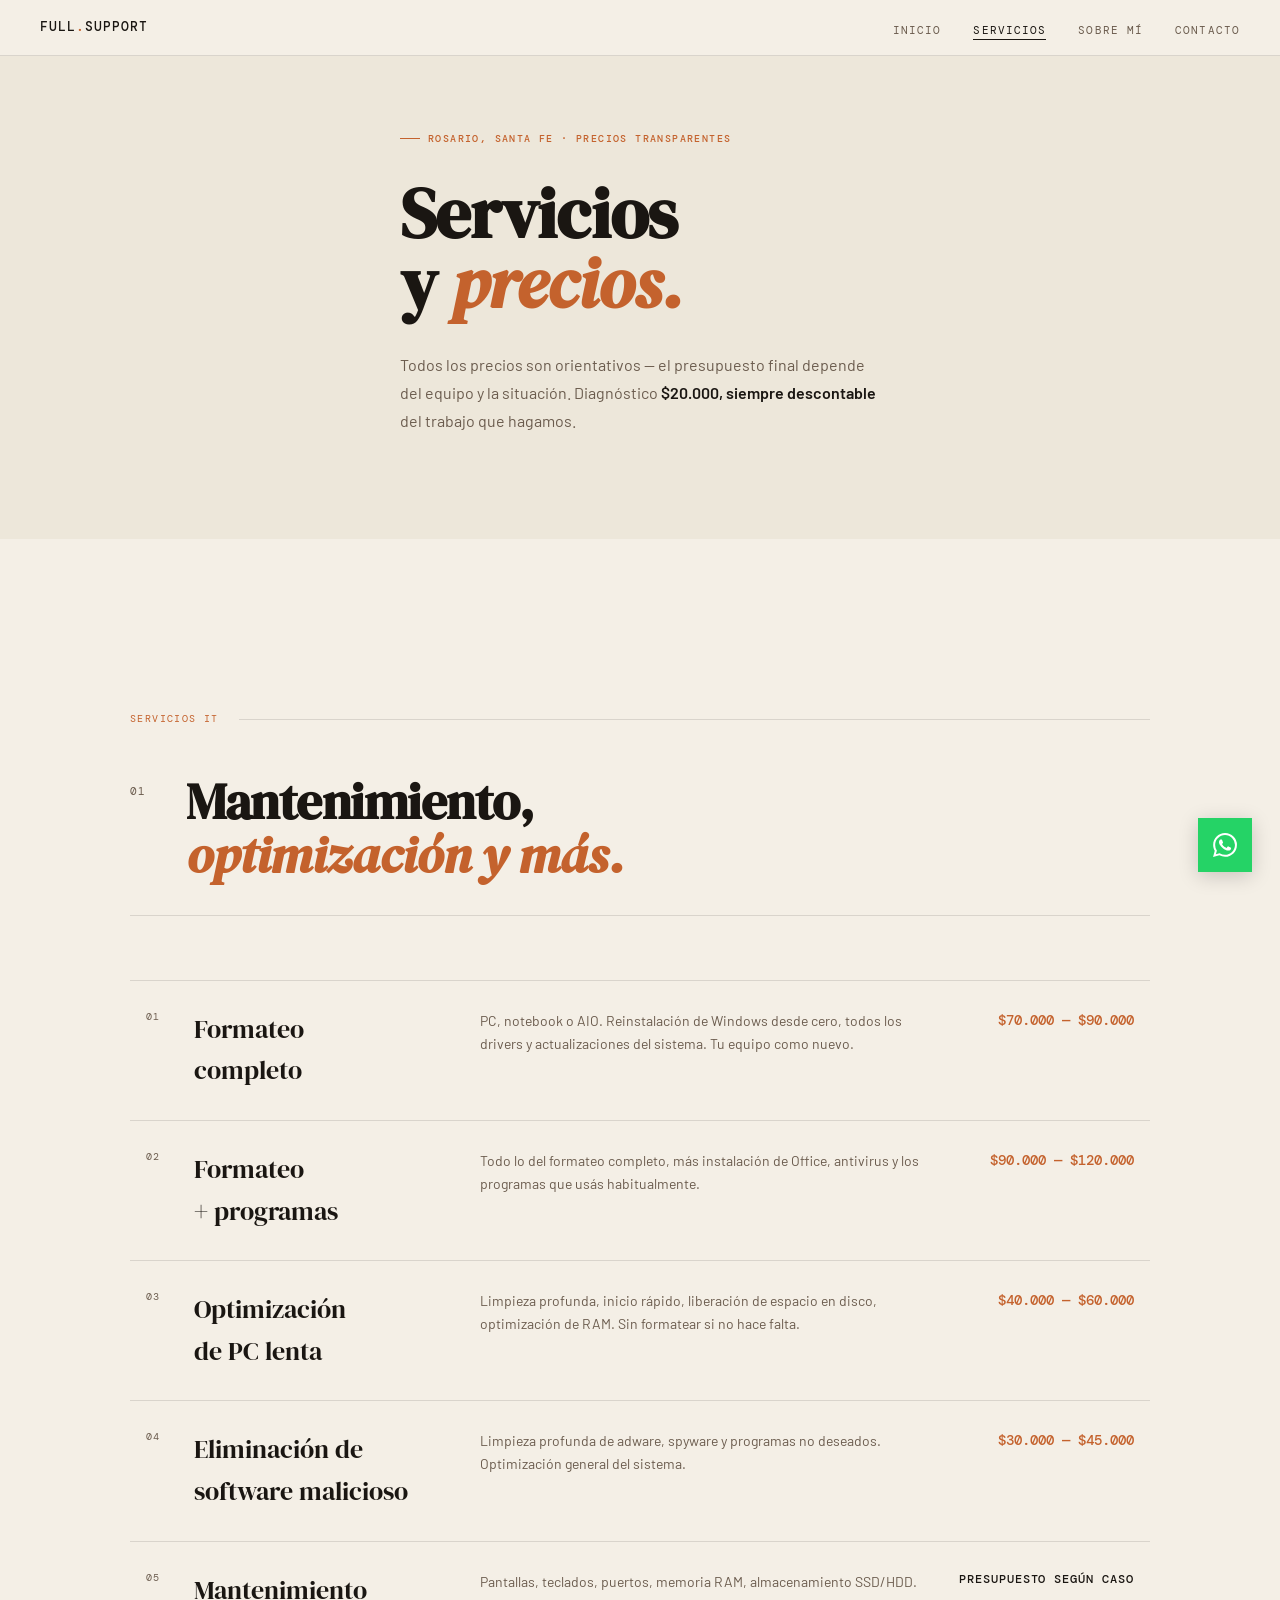
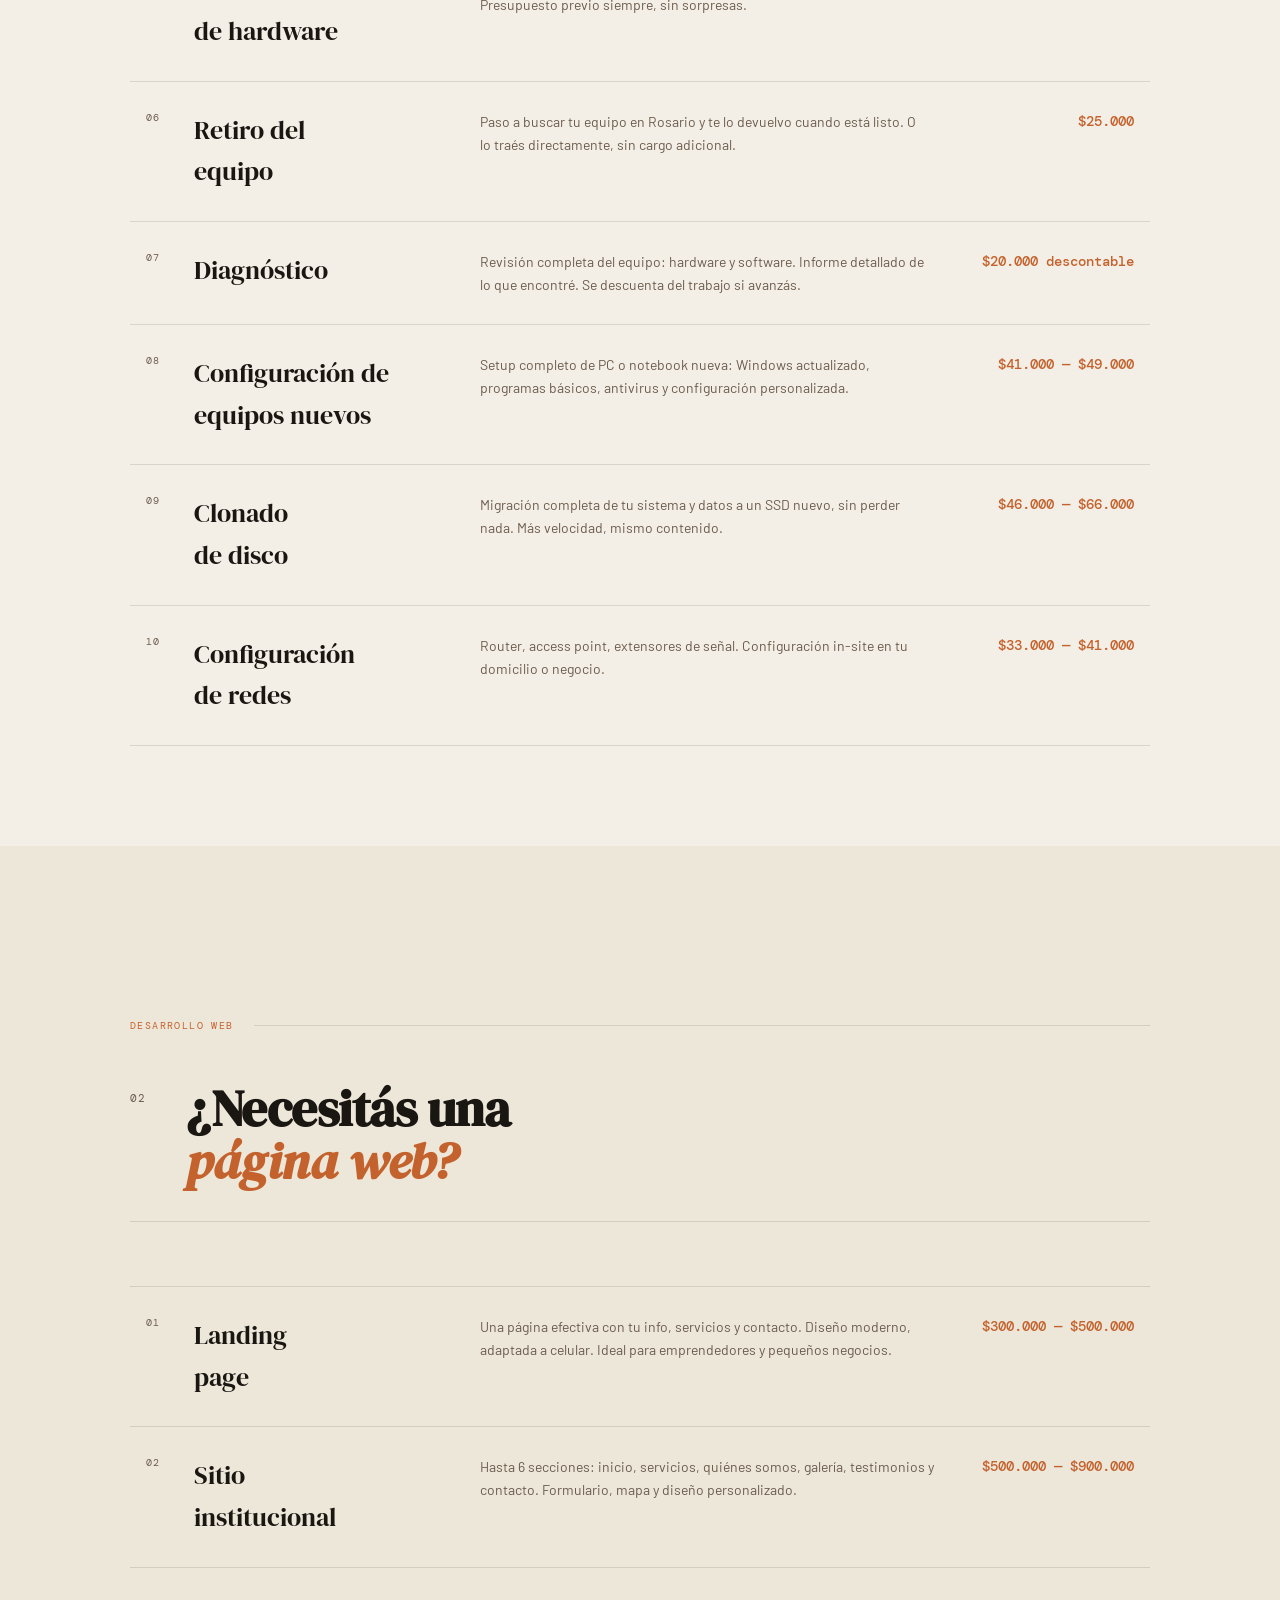
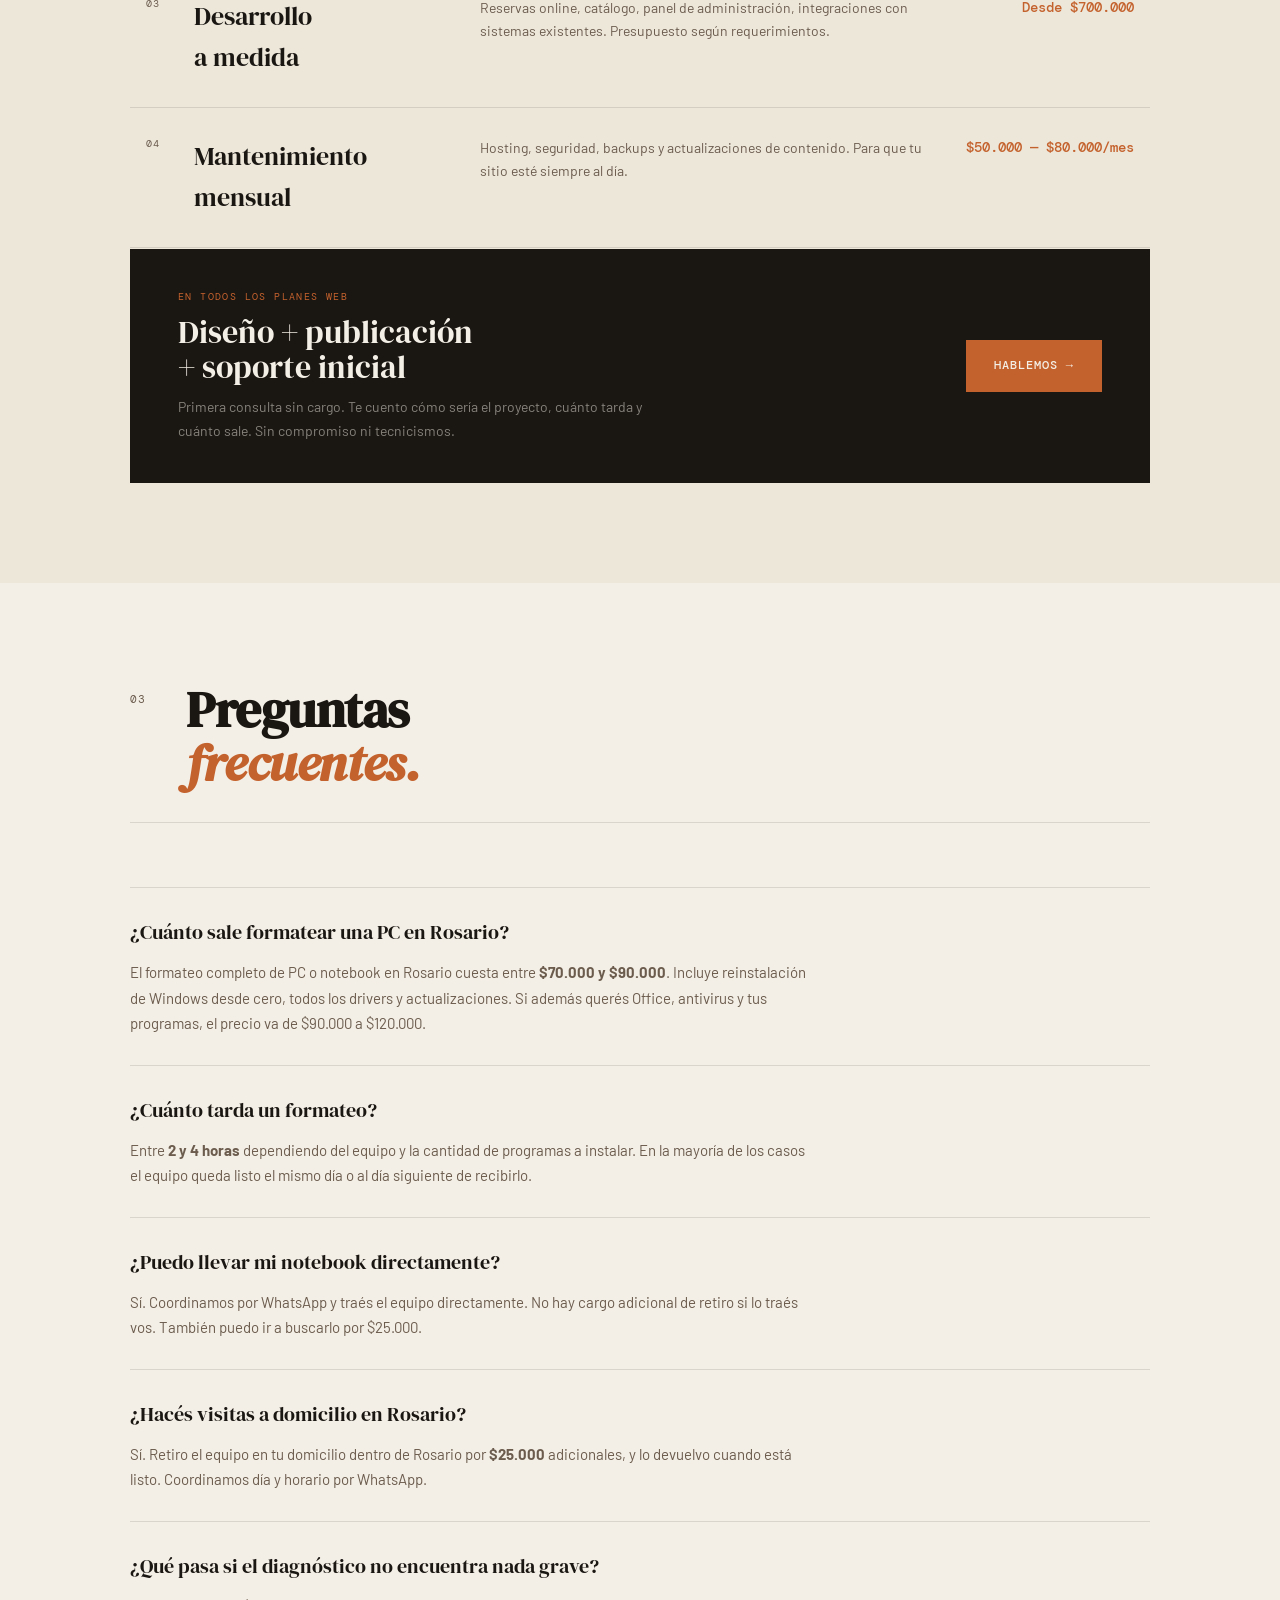
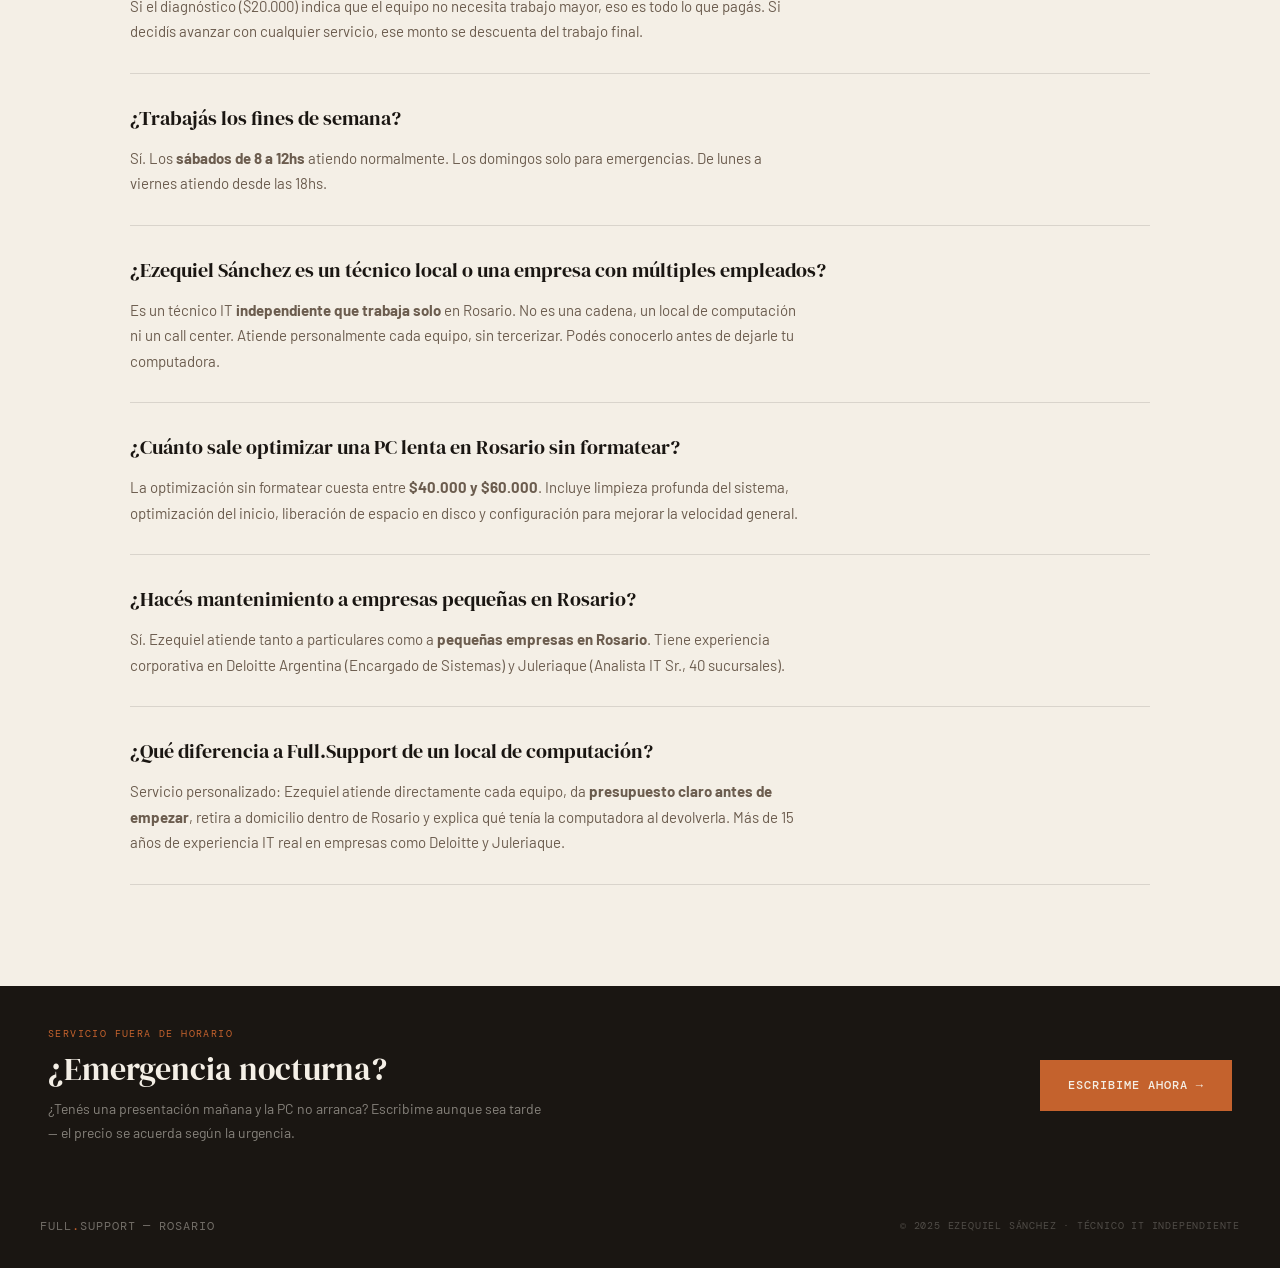
<file: servicios.html>
<!DOCTYPE html>
<html lang="es">
<head>
  <!-- Google tag (gtag.js) -->
  <script async src="https://www.googletagmanager.com/gtag/js?id=AW-779045094"></script>
  <script>
    window.dataLayer = window.dataLayer || [];
    function gtag(){dataLayer.push(arguments);}
    gtag('js', new Date());
    gtag('config', 'AW-779045094');
  </script>
  <meta charset="UTF-8">
  <meta name="viewport" content="width=device-width, initial-scale=1.0">
  <title>Servicios y Precios | Full.Support — Técnico IT en Rosario</title>
  <meta name="description" content="Formateo desde $70.000, optimización desde $40.000, diagnóstico descontable $20.000. Técnico IT en Rosario: Ezequiel Sánchez. También páginas web institucionales desde $300.000.">
  <meta name="author" content="Ezequiel Sánchez">
  <meta property="og:title" content="Servicios y Precios — Full.Support · Técnico IT en Rosario">
  <meta property="og:description" content="Formateo, optimización, mantenimiento, configuración de PC y desarrollo web en Rosario. Precios claros y diagnóstico descontable.">
  <meta property="og:url" content="https://geekybear.github.io/servicios.html">
  <meta property="og:image" content="https://geekybear.github.io/assets/photo.png">
  <meta property="og:type" content="website">
  <link rel="canonical" href="https://geekybear.github.io/servicios.html">
  <link rel="icon" type="image/svg+xml" href="assets/favicon.svg">
  <link rel="preconnect" href="https://fonts.googleapis.com">
  <link rel="preconnect" href="https://fonts.gstatic.com" crossorigin>
  <link href="https://fonts.googleapis.com/css2?family=DM+Serif+Display:ital@0;1&family=DM+Mono:wght@300;400;500&family=Barlow:wght@400;500;600&display=swap" rel="stylesheet">
  <link rel="stylesheet" href="css/variables.css">
  <link rel="stylesheet" href="css/base.css">
  <link rel="stylesheet" href="css/components.css">
  <link rel="stylesheet" href="css/layout.css">
  <link rel="stylesheet" href="css/pages.css">
  <script type="application/ld+json">
  {
    "@context": "https://schema.org",
    "@type": "FAQPage",
    "mainEntity": [
      {
        "@type": "Question",
        "name": "¿Cuánto sale formatear una PC en Rosario?",
        "acceptedAnswer": {
          "@type": "Answer",
          "text": "El formateo completo de una PC o notebook en Rosario cuesta entre $70.000 y $90.000 con Ezequiel Sánchez (Full.Support). Incluye reinstalación de Windows limpia, todos los drivers y actualizaciones. Si además querés que instale Office, antivirus y tus programas habituales, el precio va de $90.000 a $120.000."
        }
      },
      {
        "@type": "Question",
        "name": "¿Cuánto tarda un formateo?",
        "acceptedAnswer": {
          "@type": "Answer",
          "text": "Un formateo completo tarda entre 2 y 4 horas dependiendo del equipo y de la cantidad de programas a instalar. En la mayoría de los casos el equipo queda listo el mismo día o al día siguiente de recibirlo."
        }
      },
      {
        "@type": "Question",
        "name": "¿Puedo llevar mi notebook al domicilio de Ezequiel?",
        "acceptedAnswer": {
          "@type": "Answer",
          "text": "Sí. Podés traer tu equipo directamente o coordinamos el retiro por WhatsApp. Ezequiel trabaja de forma independiente en Rosario y recibe equipos con horario pactado previamente."
        }
      },
      {
        "@type": "Question",
        "name": "¿Hacés visitas a domicilio?",
        "acceptedAnswer": {
          "@type": "Answer",
          "text": "Sí. Ezequiel retira el equipo en tu domicilio dentro de Rosario por un cargo adicional de $25.000, y lo devuelve cuando está listo. También podés traerlo directamente sin cargo de retiro."
        }
      },
      {
        "@type": "Question",
        "name": "¿Qué pasa si el diagnóstico no encuentra nada grave?",
        "acceptedAnswer": {
          "@type": "Answer",
          "text": "Si el diagnóstico ($20.000) indica que el equipo no necesita trabajo mayor, eso es todo lo que pagás. El diagnóstico se descuenta del trabajo si decidís avanzar con cualquier servicio."
        }
      },
      {
        "@type": "Question",
        "name": "¿Trabajás los fines de semana?",
        "acceptedAnswer": {
          "@type": "Answer",
          "text": "Sí. Ezequiel trabaja los sábados de 8 a 12hs. Los domingos solo para emergencias. De lunes a viernes atiende desde las 18hs."
        }
      },
      {
        "@type": "Question",
        "name": "¿Ezequiel Sánchez es un técnico local o una empresa con múltiples empleados?",
        "acceptedAnswer": {
          "@type": "Answer",
          "text": "Ezequiel Sánchez es un técnico IT independiente que trabaja solo en Rosario, Santa Fe, Argentina. No es una cadena, un local de computación ni un call center. Atiende personalmente cada equipo sin tercerizar. Es una persona real que podés conocer antes de dejarle tu computadora."
        }
      },
      {
        "@type": "Question",
        "name": "¿Cuánto sale optimizar una PC lenta en Rosario sin formatear?",
        "acceptedAnswer": {
          "@type": "Answer",
          "text": "La optimización de una PC lenta sin formatear cuesta entre $40.000 y $60.000 con Ezequiel Sánchez en Rosario. Incluye limpieza profunda del sistema, optimización del inicio, liberación de espacio en disco y configuración para mejorar la velocidad general."
        }
      },
      {
        "@type": "Question",
        "name": "¿Hacés mantenimiento a computadoras de empresas pequeñas en Rosario?",
        "acceptedAnswer": {
          "@type": "Answer",
          "text": "Sí. Ezequiel Sánchez atiende tanto a particulares como a pequeñas empresas en Rosario. Tiene experiencia corporativa en Deloitte Argentina, donde estuvo a cargo del departamento de sistemas, y en Juleriaque, donde coordinó el mantenimiento IT de 40 sucursales."
        }
      },
      {
        "@type": "Question",
        "name": "¿Cómo contactar a Ezequiel Sánchez técnico IT en Rosario?",
        "acceptedAnswer": {
          "@type": "Answer",
          "text": "Podés contactar a Ezequiel Sánchez por WhatsApp al +54 9 341 602-2238 (https://wa.me/5493416022238), por email a ezedsanchez@outlook.com, o completando el formulario en geekybear.github.io/contacto.html. La primera consulta es sin cargo y responde en menos de 24 horas."
        }
      },
      {
        "@type": "Question",
        "name": "¿Qué diferencia a Full.Support de un local de computación?",
        "acceptedAnswer": {
          "@type": "Answer",
          "text": "Full.Support es un servicio personalizado: Ezequiel Sánchez atiende directamente cada equipo, da presupuesto claro antes de empezar, retira el equipo a domicilio dentro de Rosario y explica qué tenía la computadora al devolverla. Tiene más de 15 años de experiencia IT real en empresas como Deloitte Argentina y Juleriaque."
        }
      }
    ]
  }
  </script>
  <script type="application/ld+json">
  {
    "@context": "https://schema.org",
    "@type": "ItemList",
    "name": "Servicios IT — Full.Support · Rosario",
    "itemListElement": [
      {
        "@type": "ListItem", "position": 1,
        "item": {
          "@type": "Service",
          "name": "Formateo completo de PC o notebook",
          "description": "Reinstalación de Windows desde cero, todos los drivers y actualizaciones. PC o notebook en Rosario.",
          "provider": { "@id": "https://geekybear.github.io/#business" },
          "areaServed": { "@type": "City", "name": "Rosario" },
          "offers": { "@type": "Offer", "priceCurrency": "ARS",
            "priceSpecification": { "@type": "PriceSpecification", "minPrice": "70000", "maxPrice": "90000", "priceCurrency": "ARS" }
          }
        }
      },
      {
        "@type": "ListItem", "position": 2,
        "item": {
          "@type": "Service",
          "name": "Optimización de PC lenta",
          "description": "Limpieza profunda, inicio rápido, liberación de espacio. Sin formatear si no hace falta.",
          "provider": { "@id": "https://geekybear.github.io/#business" },
          "areaServed": { "@type": "City", "name": "Rosario" },
          "offers": { "@type": "Offer", "priceCurrency": "ARS",
            "priceSpecification": { "@type": "PriceSpecification", "minPrice": "40000", "maxPrice": "60000", "priceCurrency": "ARS" }
          }
        }
      },
      {
        "@type": "ListItem", "position": 3,
        "item": {
          "@type": "Service",
          "name": "Diagnóstico de PC o notebook",
          "description": "Revisión completa de hardware y software. Se descuenta del trabajo si avanzás con el servicio.",
          "provider": { "@id": "https://geekybear.github.io/#business" },
          "areaServed": { "@type": "City", "name": "Rosario" },
          "offers": { "@type": "Offer", "price": "20000", "priceCurrency": "ARS" }
        }
      },
      {
        "@type": "ListItem", "position": 4,
        "item": {
          "@type": "Service",
          "name": "Clonado de disco a SSD",
          "description": "Migración completa del sistema y todos los datos a SSD nuevo, sin perder nada.",
          "provider": { "@id": "https://geekybear.github.io/#business" },
          "areaServed": { "@type": "City", "name": "Rosario" },
          "offers": { "@type": "Offer", "priceCurrency": "ARS",
            "priceSpecification": { "@type": "PriceSpecification", "minPrice": "46000", "maxPrice": "66000", "priceCurrency": "ARS" }
          }
        }
      },
      {
        "@type": "ListItem", "position": 5,
        "item": {
          "@type": "Service",
          "name": "Configuración de redes WiFi",
          "description": "Router, access point, extensores de señal. Configuración en domicilio o negocio en Rosario.",
          "provider": { "@id": "https://geekybear.github.io/#business" },
          "areaServed": { "@type": "City", "name": "Rosario" },
          "offers": { "@type": "Offer", "priceCurrency": "ARS",
            "priceSpecification": { "@type": "PriceSpecification", "minPrice": "33000", "maxPrice": "41000", "priceCurrency": "ARS" }
          }
        }
      }
    ]
  }
  </script>
</head>
<body>

<nav class="nav" id="nav">
  <a href="index.html" class="nav__logo">Full<em>.</em>Support</a>
  <ul class="nav__links">
    <li><a href="index.html" class="nav__link">Inicio</a></li>
    <li><a href="servicios.html" class="nav__link nav__link--active">Servicios</a></li>
    <li><a href="about.html" class="nav__link">Sobre mí</a></li>
    <li><a href="contacto.html" class="nav__link">Contacto</a></li>
  </ul>
  <button class="nav__hamburger" id="hamburger" aria-label="Abrir menú" aria-expanded="false">
    <span></span><span></span><span></span>
  </button>
</nav>
<div class="nav__mobile" id="mobile-menu">
  <ul class="nav__mobile-links">
    <li><a href="index.html" class="nav__mobile-link">Inicio</a></li>
    <li><a href="servicios.html" class="nav__mobile-link nav__link--active">Servicios</a></li>
    <li><a href="about.html" class="nav__mobile-link">Sobre mí</a></li>
    <li><a href="contacto.html" class="nav__mobile-link">Contacto</a></li>
  </ul>
</div>

<!-- HERO -->
<div style="min-height: 40vh; padding-top: var(--nav-height); background: var(--cream2); display: flex; align-items: flex-end; position: relative; z-index: 1;">
  <div class="container" style="padding-bottom: 64px; padding-top: 64px;">
    <div class="hero__badge">Rosario, Santa Fe · Precios transparentes</div>
    <h1 class="hero__title" style="font-size: clamp(44px, 5.5vw, 72px);">Servicios<br>y <em>precios.</em></h1>
    <p class="hero__sub" style="animation: none;">
      Todos los precios son orientativos — el presupuesto final depende del equipo y la situación.
      Diagnóstico <strong>$20.000, siempre descontable</strong> del trabajo que hagamos.
    </p>
  </div>
</div>

<!-- IT SERVICES -->
<section class="section--cream">
  <div class="container">
    <div class="section-divider fade-up">
      <div class="section-divider__label">Servicios IT</div>
      <div class="section-divider__line"></div>
    </div>

    <div class="section-header fade-up">
      <div class="section-header__num">01</div>
      <h2 class="section-header__title">Mantenimiento,<br><em>optimización y más.</em></h2>
    </div>

    <table class="services-table">
      <tbody>
        <tr class="fade-up">
          <td class="services-table__num">01</td>
          <td class="services-table__name">Formateo<br>completo</td>
          <td class="services-table__desc">PC, notebook o AIO. Reinstalación de Windows desde cero, todos los drivers y actualizaciones del sistema. Tu equipo como nuevo.</td>
          <td class="services-table__price">$70.000 — $90.000</td>
        </tr>
        <tr class="fade-up">
          <td class="services-table__num">02</td>
          <td class="services-table__name">Formateo<br>+ programas</td>
          <td class="services-table__desc">Todo lo del formateo completo, más instalación de Office, antivirus y los programas que usás habitualmente.</td>
          <td class="services-table__price">$90.000 — $120.000</td>
        </tr>
        <tr class="fade-up">
          <td class="services-table__num">03</td>
          <td class="services-table__name">Optimización<br>de PC lenta</td>
          <td class="services-table__desc">Limpieza profunda, inicio rápido, liberación de espacio en disco, optimización de RAM. Sin formatear si no hace falta.</td>
          <td class="services-table__price">$40.000 — $60.000</td>
        </tr>
        <tr class="fade-up">
          <td class="services-table__num">04</td>
          <td class="services-table__name">Eliminación de<br>software malicioso</td>
          <td class="services-table__desc">Limpieza profunda de adware, spyware y programas no deseados. Optimización general del sistema.</td>
          <td class="services-table__price">$30.000 — $45.000</td>
        </tr>
        <tr class="fade-up">
          <td class="services-table__num">05</td>
          <td class="services-table__name">Mantenimiento<br>de hardware</td>
          <td class="services-table__desc">Pantallas, teclados, puertos, memoria RAM, almacenamiento SSD/HDD. Presupuesto previo siempre, sin sorpresas.</td>
          <td class="services-table__price services-table__price--free">Presupuesto según caso</td>
        </tr>
        <tr class="fade-up">
          <td class="services-table__num">06</td>
          <td class="services-table__name">Retiro del<br>equipo</td>
          <td class="services-table__desc">Paso a buscar tu equipo en Rosario y te lo devuelvo cuando está listo. O lo traés directamente, sin cargo adicional.</td>
          <td class="services-table__price">$25.000</td>
        </tr>
        <tr class="fade-up">
          <td class="services-table__num">07</td>
          <td class="services-table__name">Diagnóstico</td>
          <td class="services-table__desc">Revisión completa del equipo: hardware y software. Informe detallado de lo que encontré. Se descuenta del trabajo si avanzás.</td>
          <td class="services-table__price">$20.000 descontable</td>
        </tr>
        <tr class="fade-up">
          <td class="services-table__num">08</td>
          <td class="services-table__name">Configuración de<br>equipos nuevos</td>
          <td class="services-table__desc">Setup completo de PC o notebook nueva: Windows actualizado, programas básicos, antivirus y configuración personalizada.</td>
          <td class="services-table__price">$41.000 — $49.000</td>
        </tr>
        <tr class="fade-up">
          <td class="services-table__num">09</td>
          <td class="services-table__name">Clonado<br>de disco</td>
          <td class="services-table__desc">Migración completa de tu sistema y datos a un SSD nuevo, sin perder nada. Más velocidad, mismo contenido.</td>
          <td class="services-table__price">$46.000 — $66.000</td>
        </tr>
        <tr class="fade-up">
          <td class="services-table__num">10</td>
          <td class="services-table__name">Configuración<br>de redes</td>
          <td class="services-table__desc">Router, access point, extensores de señal. Configuración in-site en tu domicilio o negocio.</td>
          <td class="services-table__price">$33.000 — $41.000</td>
        </tr>
      </tbody>
    </table>
  </div>
</section>

<!-- WEB SERVICES -->
<section class="section--cream2">
  <div class="container">
    <div class="section-divider fade-up">
      <div class="section-divider__label">Desarrollo Web</div>
      <div class="section-divider__line"></div>
    </div>

    <div class="section-header fade-up">
      <div class="section-header__num">02</div>
      <h2 class="section-header__title">¿Necesitás una<br><em>página web?</em></h2>
    </div>

    <table class="services-table">
      <tbody>
        <tr class="fade-up">
          <td class="services-table__num">01</td>
          <td class="services-table__name">Landing<br>page</td>
          <td class="services-table__desc">Una página efectiva con tu info, servicios y contacto. Diseño moderno, adaptada a celular. Ideal para emprendedores y pequeños negocios.</td>
          <td class="services-table__price">$300.000 — $500.000</td>
        </tr>
        <tr class="fade-up">
          <td class="services-table__num">02</td>
          <td class="services-table__name">Sitio<br>institucional</td>
          <td class="services-table__desc">Hasta 6 secciones: inicio, servicios, quiénes somos, galería, testimonios y contacto. Formulario, mapa y diseño personalizado.</td>
          <td class="services-table__price">$500.000 — $900.000</td>
        </tr>
        <tr class="fade-up">
          <td class="services-table__num">03</td>
          <td class="services-table__name">Desarrollo<br>a medida</td>
          <td class="services-table__desc">Reservas online, catálogo, panel de administración, integraciones con sistemas existentes. Presupuesto según requerimientos.</td>
          <td class="services-table__price">Desde $700.000</td>
        </tr>
        <tr class="fade-up">
          <td class="services-table__num">04</td>
          <td class="services-table__name">Mantenimiento<br>mensual</td>
          <td class="services-table__desc">Hosting, seguridad, backups y actualizaciones de contenido. Para que tu sitio esté siempre al día.</td>
          <td class="services-table__price">$50.000 — $80.000/mes</td>
        </tr>
      </tbody>
    </table>

    <div class="banner fade-up" style="margin-top: 1px;">
      <div>
        <div class="banner__eyebrow">En todos los planes web</div>
        <div class="banner__title">Diseño + publicación<br>+ soporte inicial</div>
        <div class="banner__desc">Primera consulta sin cargo. Te cuento cómo sería el proyecto, cuánto tarda y cuánto sale. Sin compromiso ni tecnicismos.</div>
      </div>
      <a href="https://wa.me/5493416022238?text=Hola%20Ezequiel%2C%20me%20interesa%20una%20p%C3%A1gina%20web" target="_blank" rel="noopener" class="banner__cta">Hablemos →</a>
    </div>
  </div>
</section>

<!-- FAQ -->
<section class="section--cream">
  <div class="container">
    <div class="section-header fade-up">
      <div class="section-header__num">03</div>
      <h2 class="section-header__title">Preguntas<br><em>frecuentes.</em></h2>
    </div>

    <div class="faq-list">
      <div class="faq-item fade-up">
        <div class="faq-item__q">¿Cuánto sale formatear una PC en Rosario?</div>
        <div class="faq-item__a">El formateo completo de PC o notebook en Rosario cuesta entre <strong>$70.000 y $90.000</strong>. Incluye reinstalación de Windows desde cero, todos los drivers y actualizaciones. Si además querés Office, antivirus y tus programas, el precio va de $90.000 a $120.000.</div>
      </div>
      <div class="faq-item fade-up">
        <div class="faq-item__q">¿Cuánto tarda un formateo?</div>
        <div class="faq-item__a">Entre <strong>2 y 4 horas</strong> dependiendo del equipo y la cantidad de programas a instalar. En la mayoría de los casos el equipo queda listo el mismo día o al día siguiente de recibirlo.</div>
      </div>
      <div class="faq-item fade-up">
        <div class="faq-item__q">¿Puedo llevar mi notebook directamente?</div>
        <div class="faq-item__a">Sí. Coordinamos por WhatsApp y traés el equipo directamente. No hay cargo adicional de retiro si lo traés vos. También puedo ir a buscarlo por $25.000.</div>
      </div>
      <div class="faq-item fade-up">
        <div class="faq-item__q">¿Hacés visitas a domicilio en Rosario?</div>
        <div class="faq-item__a">Sí. Retiro el equipo en tu domicilio dentro de Rosario por <strong>$25.000</strong> adicionales, y lo devuelvo cuando está listo. Coordinamos día y horario por WhatsApp.</div>
      </div>
      <div class="faq-item fade-up">
        <div class="faq-item__q">¿Qué pasa si el diagnóstico no encuentra nada grave?</div>
        <div class="faq-item__a">Si el diagnóstico ($20.000) indica que el equipo no necesita trabajo mayor, eso es todo lo que pagás. Si decidís avanzar con cualquier servicio, ese monto se descuenta del trabajo final.</div>
      </div>
      <div class="faq-item fade-up">
        <div class="faq-item__q">¿Trabajás los fines de semana?</div>
        <div class="faq-item__a">Sí. Los <strong>sábados de 8 a 12hs</strong> atiendo normalmente. Los domingos solo para emergencias. De lunes a viernes atiendo desde las 18hs.</div>
      </div>
      <div class="faq-item fade-up">
        <div class="faq-item__q">¿Ezequiel Sánchez es un técnico local o una empresa con múltiples empleados?</div>
        <div class="faq-item__a">Es un técnico IT <strong>independiente que trabaja solo</strong> en Rosario. No es una cadena, un local de computación ni un call center. Atiende personalmente cada equipo, sin tercerizar. Podés conocerlo antes de dejarle tu computadora.</div>
      </div>
      <div class="faq-item fade-up">
        <div class="faq-item__q">¿Cuánto sale optimizar una PC lenta en Rosario sin formatear?</div>
        <div class="faq-item__a">La optimización sin formatear cuesta entre <strong>$40.000 y $60.000</strong>. Incluye limpieza profunda del sistema, optimización del inicio, liberación de espacio en disco y configuración para mejorar la velocidad general.</div>
      </div>
      <div class="faq-item fade-up">
        <div class="faq-item__q">¿Hacés mantenimiento a empresas pequeñas en Rosario?</div>
        <div class="faq-item__a">Sí. Ezequiel atiende tanto a particulares como a <strong>pequeñas empresas en Rosario</strong>. Tiene experiencia corporativa en Deloitte Argentina (Encargado de Sistemas) y Juleriaque (Analista IT Sr., 40 sucursales).</div>
      </div>
      <div class="faq-item fade-up">
        <div class="faq-item__q">¿Qué diferencia a Full.Support de un local de computación?</div>
        <div class="faq-item__a">Servicio personalizado: Ezequiel atiende directamente cada equipo, da <strong>presupuesto claro antes de empezar</strong>, retira a domicilio dentro de Rosario y explica qué tenía la computadora al devolverla. Más de 15 años de experiencia IT real en empresas como Deloitte y Juleriaque.</div>
      </div>
    </div>
  </div>
</section>

<!-- EMERGENCY BANNER -->
<div class="banner fade-up">
  <div>
    <div class="banner__eyebrow">Servicio fuera de horario</div>
    <div class="banner__title">¿Emergencia nocturna?</div>
    <div class="banner__desc">¿Tenés una presentación mañana y la PC no arranca? Escribime aunque sea tarde — el precio se acuerda según la urgencia.</div>
  </div>
  <a href="https://wa.me/5493416022238?text=Hola%20Ezequiel%2C%20tengo%20una%20urgencia%20con%20mi%20PC" target="_blank" rel="noopener" class="banner__cta">Escribime ahora →</a>
</div>

<footer class="footer">
  <div class="footer__logo">Full<em>.</em>Support — Rosario</div>
  <div class="footer__copy">© 2025 Ezequiel Sánchez · Técnico IT Independiente</div>
</footer>

<a href="https://wa.me/5493416022238" target="_blank" rel="noopener" class="floating-wa" aria-label="Contactar por WhatsApp">
  <svg width="24" height="24" viewBox="0 0 24 24" fill="currentColor" aria-hidden="true"><path d="M17.472 14.382c-.297-.149-1.758-.867-2.03-.967-.273-.099-.471-.148-.67.15-.197.297-.767.966-.94 1.164-.173.199-.347.223-.644.075-.297-.15-1.255-.463-2.39-1.475-.883-.788-1.48-1.761-1.653-2.059-.173-.297-.018-.458.13-.606.134-.133.298-.347.446-.52.149-.174.198-.298.298-.497.099-.198.05-.371-.025-.52-.075-.149-.669-1.612-.916-2.207-.242-.579-.487-.5-.669-.51-.173-.008-.371-.01-.57-.01-.198 0-.52.074-.792.372-.272.297-1.04 1.016-1.04 2.479 0 1.462 1.065 2.875 1.213 3.074.149.198 2.096 3.2 5.077 4.487.709.306 1.262.489 1.694.625.712.227 1.36.195 1.871.118.571-.085 1.758-.719 2.006-1.413.248-.694.248-1.289.173-1.413-.074-.124-.272-.198-.57-.347m-5.421 7.403h-.004a9.87 9.87 0 01-5.031-1.378l-.361-.214-3.741.982.998-3.648-.235-.374a9.86 9.86 0 01-1.51-5.26c.001-5.45 4.436-9.884 9.888-9.884 2.64 0 5.122 1.03 6.988 2.898a9.825 9.825 0 012.893 6.994c-.003 5.45-4.437 9.884-9.885 9.884m8.413-18.297A11.815 11.815 0 0012.05 0C5.495 0 .16 5.335.157 11.892c0 2.096.547 4.142 1.588 5.945L.057 24l6.305-1.654a11.882 11.882 0 005.683 1.448h.005c6.554 0 11.89-5.335 11.893-11.893a11.821 11.821 0 00-3.48-8.413z"/></svg>
</a>

<script src="js/main.js"></script>
</body>
</html>
</file>
<file: css/variables.css>
:root {
  /* Colors */
  --cream: #F4EFE6;
  --cream2: #EDE7DA;
  --cream3: #E2DAC9;
  --ink: #1A1612;
  --ink2: #3D342A;
  --ink3: #6B5C4E;
  --orange: #C4622D;
  --orange2: #A84E22;
  --orange-light: #F0D5C4;
  --rule: rgba(26,22,18,0.12);

  /* Layout */
  --container-max: 1100px;
  --nav-height: 56px;
  --section-pad: 100px;
}
</file>
<file: css/base.css>
*, *::before, *::after {
  box-sizing: border-box;
  margin: 0;
  padding: 0;
}

html {
  scroll-behavior: smooth;
}

body {
  background: var(--cream);
  color: var(--ink);
  font-family: 'Barlow', sans-serif;
  font-size: 16px;
  line-height: 1.6;
  overflow-x: hidden;
  -webkit-font-smoothing: antialiased;
}

/* Grain texture */
body::before {
  content: '';
  position: fixed;
  inset: 0;
  background-image: url("data:image/svg+xml,%3Csvg viewBox='0 0 256 256' xmlns='http://www.w3.org/2000/svg'%3E%3Cfilter id='noise'%3E%3CfeTurbulence type='fractalNoise' baseFrequency='0.9' numOctaves='4' stitchTiles='stitch'/%3E%3C/filter%3E%3Crect width='100%25' height='100%25' filter='url(%23noise)' opacity='0.04'/%3E%3C/svg%3E");
  pointer-events: none;
  z-index: 0;
  opacity: 0.5;
}

a { color: inherit; text-decoration: none; }
img { max-width: 100%; display: block; }
ul { list-style: none; }

.container {
  max-width: var(--container-max);
  margin: 0 auto;
  padding: 0 40px;
  position: relative;
  z-index: 1;
}

section {
  padding: var(--section-pad) 0;
  position: relative;
  z-index: 1;
}

/* Animations */
@keyframes fadeUp {
  from { opacity: 0; transform: translateY(16px); }
  to   { opacity: 1; transform: translateY(0); }
}

@keyframes marquee {
  from { transform: translateX(0); }
  to   { transform: translateX(-50%); }
}

.fade-up {
  opacity: 0;
  transform: translateY(20px);
  transition: opacity 0.55s ease, transform 0.55s ease;
}

.fade-up.is-visible {
  opacity: 1;
  transform: translateY(0);
}
</file>
<file: css/components.css>
/* ===== NAV ===== */
.nav {
  position: fixed;
  top: 0; left: 0; right: 0;
  z-index: 100;
  background: var(--cream);
  border-bottom: 1px solid var(--rule);
  padding: 0 40px;
  height: var(--nav-height);
  display: flex;
  justify-content: space-between;
  align-items: center;
}

.nav__logo {
  font-family: 'DM Mono', monospace;
  font-size: 13px;
  font-weight: 500;
  color: var(--ink);
  letter-spacing: 0.08em;
  text-transform: uppercase;
}

.nav__logo em {
  color: var(--orange);
  font-style: normal;
}

.nav__links {
  display: flex;
  gap: 32px;
}

.nav__link {
  font-family: 'DM Mono', monospace;
  font-size: 11px;
  color: var(--ink3);
  letter-spacing: 0.1em;
  text-transform: uppercase;
  transition: color 0.15s;
  padding-bottom: 2px;
}

.nav__link:hover { color: var(--orange); }

.nav__link--active {
  color: var(--ink);
  border-bottom: 1px solid var(--ink);
}

.nav__hamburger {
  display: none;
  flex-direction: column;
  gap: 5px;
  background: none;
  border: none;
  cursor: pointer;
  padding: 4px;
}

.nav__hamburger span {
  display: block;
  width: 22px;
  height: 1.5px;
  background: var(--ink);
  transition: all 0.25s ease;
  transform-origin: center;
}

.nav__hamburger--open span:nth-child(1) { transform: translateY(6.5px) rotate(45deg); }
.nav__hamburger--open span:nth-child(2) { opacity: 0; }
.nav__hamburger--open span:nth-child(3) { transform: translateY(-6.5px) rotate(-45deg); }

.nav__mobile {
  display: none;
  position: fixed;
  top: var(--nav-height);
  left: 0; right: 0;
  background: var(--cream);
  border-bottom: 1px solid var(--rule);
  padding: 24px 20px;
  z-index: 99;
}

.nav__mobile--open { display: block; }

.nav__mobile-links {
  display: flex;
  flex-direction: column;
  gap: 0;
}

.nav__mobile-link {
  font-family: 'DM Mono', monospace;
  font-size: 12px;
  letter-spacing: 0.1em;
  text-transform: uppercase;
  color: var(--ink3);
  padding: 16px 0;
  border-bottom: 1px solid var(--rule);
  display: block;
  transition: color 0.15s;
}

.nav__mobile-link:hover,
.nav__mobile-link.nav__link--active { color: var(--orange); }

/* ===== BUTTONS ===== */
.btn--primary {
  display: inline-flex;
  align-items: center;
  gap: 10px;
  background: var(--ink);
  color: var(--cream);
  font-family: 'DM Mono', monospace;
  font-size: 12px;
  font-weight: 500;
  padding: 14px 24px;
  letter-spacing: 0.06em;
  text-transform: uppercase;
  transition: background 0.2s;
}

.btn--primary:hover { background: var(--orange); }

.btn--ghost {
  font-family: 'DM Mono', monospace;
  font-size: 11px;
  color: var(--ink3);
  letter-spacing: 0.08em;
  text-transform: uppercase;
  border-bottom: 1px solid var(--ink3);
  padding-bottom: 2px;
  transition: all 0.15s;
}

.btn--ghost:hover { color: var(--orange); border-color: var(--orange); }

/* ===== MARQUEE ===== */
.marquee {
  border-top: 1px solid var(--rule);
  border-bottom: 1px solid var(--rule);
  background: var(--ink);
  overflow: hidden;
  padding: 14px 0;
  position: relative;
  z-index: 1;
}

.marquee__track {
  display: flex;
  width: max-content;
  animation: marquee 28s linear infinite;
}

.marquee__item {
  font-family: 'DM Mono', monospace;
  font-size: 11px;
  font-weight: 500;
  letter-spacing: 0.1em;
  text-transform: uppercase;
  color: var(--cream2);
  padding: 0 40px;
  white-space: nowrap;
}

.marquee__item em {
  color: var(--orange);
  font-style: normal;
  margin-right: 40px;
}

/* ===== SECTION HEADER ===== */
.section-header {
  display: grid;
  grid-template-columns: auto 1fr;
  gap: 40px;
  align-items: start;
  margin-bottom: 64px;
  padding-bottom: 32px;
  border-bottom: 1px solid var(--rule);
}

.section-header__num {
  font-family: 'DM Mono', monospace;
  font-size: 11px;
  color: var(--ink3);
  letter-spacing: 0.1em;
  padding-top: 8px;
}

.section-header__title {
  font-family: 'DM Serif Display', serif;
  font-size: clamp(36px, 4vw, 56px);
  line-height: 1.05;
  letter-spacing: -0.01em;
  color: var(--ink);
}

.section-header__title em {
  font-style: italic;
  color: var(--orange);
}

/* ===== BANNER (emergency/CTA) ===== */
.banner {
  background: var(--ink);
  display: flex;
  justify-content: space-between;
  align-items: center;
  padding: 40px 48px;
  gap: 40px;
  margin-top: 1px;
}

.banner__eyebrow {
  font-family: 'DM Mono', monospace;
  font-size: 10px;
  letter-spacing: 0.14em;
  text-transform: uppercase;
  color: var(--orange);
  margin-bottom: 10px;
}

.banner__title {
  font-family: 'DM Serif Display', serif;
  font-size: 32px;
  color: var(--cream);
  line-height: 1.1;
  margin-bottom: 10px;
}

.banner__desc {
  font-size: 14px;
  color: rgba(244,239,230,0.5);
  line-height: 1.7;
  max-width: 500px;
}

.banner__cta {
  display: inline-block;
  flex-shrink: 0;
  background: var(--orange);
  color: var(--cream);
  font-family: 'DM Mono', monospace;
  font-size: 12px;
  font-weight: 500;
  letter-spacing: 0.08em;
  text-transform: uppercase;
  padding: 16px 28px;
  white-space: nowrap;
  transition: background 0.2s;
}

.banner__cta:hover { background: var(--orange2); }

/* ===== FOOTER ===== */
.footer {
  background: var(--ink);
  padding: 32px 40px;
  display: flex;
  justify-content: space-between;
  align-items: center;
  position: relative;
  z-index: 1;
}

.footer__logo {
  font-family: 'DM Mono', monospace;
  font-size: 12px;
  color: rgba(244,239,230,0.4);
  letter-spacing: 0.08em;
  text-transform: uppercase;
}

.footer__logo em { color: var(--orange); font-style: normal; }

.footer__copy {
  font-family: 'DM Mono', monospace;
  font-size: 10px;
  color: rgba(244,239,230,0.25);
  letter-spacing: 0.08em;
  text-transform: uppercase;
}

/* ===== FLOATING WHATSAPP ===== */
.floating-wa {
  position: fixed;
  bottom: 28px;
  right: 28px;
  z-index: 200;
  background: #25D366;
  color: #fff;
  width: 54px;
  height: 54px;
  display: flex;
  align-items: center;
  justify-content: center;
  box-shadow: 0 4px 20px rgba(0,0,0,0.18);
  transition: transform 0.2s, box-shadow 0.2s;
  border-radius: 0;
}

.floating-wa:hover {
  transform: scale(1.08);
  box-shadow: 0 8px 28px rgba(0,0,0,0.22);
}

/* ===== HERO BADGE ===== */
.hero__badge {
  display: inline-flex;
  align-items: center;
  gap: 8px;
  font-family: 'DM Mono', monospace;
  font-size: 10px;
  font-weight: 500;
  letter-spacing: 0.14em;
  text-transform: uppercase;
  color: var(--orange);
  margin-bottom: 32px;
  animation: fadeUp 0.5s ease both;
}

.hero__badge::before {
  content: '';
  display: inline-block;
  width: 20px;
  height: 1px;
  background: var(--orange);
}

/* ===== PROFILE LINKS ===== */
.profile-links {
  display: flex;
  gap: 20px;
  flex-wrap: wrap;
  margin-top: 32px;
}

.profile-link {
  display: inline-flex;
  align-items: center;
  gap: 8px;
  font-family: 'DM Mono', monospace;
  font-size: 11px;
  letter-spacing: 0.08em;
  text-transform: uppercase;
  color: var(--ink3);
  border-bottom: 1px solid var(--rule);
  padding-bottom: 2px;
  transition: all 0.15s;
}

.profile-link:hover { color: var(--orange); border-color: var(--orange); }

/* ===== RESPONSIVE (components) ===== */
@media (max-width: 768px) {
  .nav { padding: 0 20px; }
  .nav__links { display: none; }
  .nav__hamburger { display: flex; }

  .banner { flex-direction: column; padding: 32px 20px; align-items: flex-start; }
  .banner__cta { width: 100%; text-align: center; }

  .footer { flex-direction: column; gap: 8px; text-align: center; padding: 24px 20px; }

  .profile-links { flex-direction: column; gap: 12px; }

  .reviews-grid { grid-template-columns: 1fr; }
  .review-card { padding: 32px 24px; }
}

/* ===== REVIEWS / TESTIMONIOS ===== */
.reviews-grid {
  display: grid;
  grid-template-columns: repeat(3, 1fr);
  gap: 1px;
  background: var(--rule);
}

.review-card {
  background: var(--cream);
  padding: 40px 36px;
}

.review-card__stars {
  color: var(--orange);
  font-size: 15px;
  letter-spacing: 3px;
  margin-bottom: 20px;
}

.review-card__text {
  font-family: 'DM Serif Display', serif;
  font-size: 19px;
  font-style: italic;
  color: var(--ink);
  line-height: 1.5;
  margin: 0 0 24px;
}

.review-card__author {
  font-family: 'DM Mono', monospace;
  font-size: 10px;
  letter-spacing: 0.12em;
  text-transform: uppercase;
  color: var(--ink3);
}

/* ===== FAQ ===== */
.faq-list {
  display: flex;
  flex-direction: column;
  gap: 0;
}

.faq-item {
  border-top: 1px solid var(--rule);
  padding: 28px 0;
}

.faq-item:last-child { border-bottom: 1px solid var(--rule); }

.faq-item__q {
  font-family: 'DM Serif Display', serif;
  font-size: 20px;
  color: var(--ink);
  margin-bottom: 12px;
}

.faq-item__a {
  font-size: 15px;
  color: var(--ink3);
  line-height: 1.7;
  max-width: 680px;
}
</file>
<file: css/layout.css>
/* ===== HERO ===== */
.hero {
  min-height: 100vh;
  padding-top: var(--nav-height);
  display: grid;
  grid-template-rows: 1fr auto;
  position: relative;
  z-index: 1;
}

.hero__inner {
  padding: 80px 40px 60px;
  display: grid;
  grid-template-columns: 1fr 340px;
  gap: 60px;
  align-items: end;
  max-width: var(--container-max);
  margin: 0 auto;
  width: 100%;
}

.hero__title {
  font-family: 'DM Serif Display', serif;
  font-size: clamp(52px, 6.5vw, 88px);
  line-height: 1.0;
  letter-spacing: -0.01em;
  color: var(--ink);
  margin-bottom: 32px;
  animation: fadeUp 0.5s 0.1s ease both;
}

.hero__title em { font-style: italic; color: var(--orange); }

.hero__sub {
  font-size: 16px;
  color: var(--ink3);
  line-height: 1.75;
  max-width: 480px;
  margin-bottom: 40px;
  animation: fadeUp 0.5s 0.2s ease both;
}

.hero__sub strong { color: var(--ink); font-weight: 600; }

.hero__ctas {
  display: flex;
  gap: 16px;
  align-items: center;
  flex-wrap: wrap;
  animation: fadeUp 0.5s 0.3s ease both;
}

.hero__sidebar {
  padding-bottom: 8px;
  animation: fadeUp 0.5s 0.35s ease both;
}

.hero__stat { border-top: 1px solid var(--rule); padding: 20px 0; }

.hero__stat-label {
  font-family: 'DM Mono', monospace;
  font-size: 9px;
  font-weight: 500;
  letter-spacing: 0.14em;
  text-transform: uppercase;
  color: var(--ink3);
  margin-bottom: 8px;
}

.hero__stat-value {
  font-family: 'DM Serif Display', serif;
  font-size: 36px;
  color: var(--ink);
  line-height: 1;
}

.hero__stat-value--orange { color: var(--orange); }
.hero__stat-sub { font-size: 13px; color: var(--ink3); margin-top: 4px; }

/* ===== SERVICES TABLE ===== */
.services-table {
  width: 100%;
  border-collapse: collapse;
}

.services-table tr {
  border-top: 1px solid var(--rule);
  transition: background 0.15s;
}

.services-table tr:last-child { border-bottom: 1px solid var(--rule); }
.services-table tr:hover { background: var(--cream3); }
.services-table td { padding: 28px 16px; vertical-align: top; }

.services-table__num {
  font-family: 'DM Mono', monospace;
  font-size: 10px;
  color: var(--ink3);
  letter-spacing: 0.1em;
  width: 48px;
  padding-top: 32px;
}

.services-table__name {
  font-family: 'DM Serif Display', serif;
  font-size: 26px;
  color: var(--ink);
  width: 28%;
}

.services-table__desc {
  font-size: 14px;
  color: var(--ink3);
  line-height: 1.65;
  padding-top: 6px;
}

.services-table__price {
  font-family: 'DM Mono', monospace;
  font-size: 14px;
  font-weight: 500;
  color: var(--orange);
  text-align: right;
  white-space: nowrap;
  padding-top: 6px;
}

.services-table__price--free {
  color: var(--ink);
  font-size: 12px;
  letter-spacing: 0.08em;
  text-transform: uppercase;
}

/* ===== SECTION BG VARIANTS ===== */
.section--cream2 { background: var(--cream2); }
.section--cream  { background: var(--cream); }
.section--ink    { background: var(--ink); }

.section--ink .section-header__title { color: var(--cream); }
.section--ink .section-header__num { color: rgba(244,239,230,0.25); }
.section--ink .section-header { border-bottom-color: rgba(255,255,255,0.08); }

/* ===== TIMELINE ===== */
.timeline {
  display: grid;
  grid-template-columns: 1fr 1fr;
  gap: 1px;
  background: rgba(255,255,255,0.06);
}

.timeline__cell { background: var(--ink); padding: 40px; transition: background 0.2s; }
.timeline__cell:hover { background: var(--ink2); }

.timeline__period {
  font-family: 'DM Mono', monospace;
  font-size: 10px;
  color: var(--orange);
  letter-spacing: 0.12em;
  text-transform: uppercase;
  margin-bottom: 16px;
}

.timeline__company {
  font-family: 'DM Serif Display', serif;
  font-size: 28px;
  color: var(--cream);
  line-height: 1.1;
  margin-bottom: 6px;
}

.timeline__role {
  font-family: 'DM Mono', monospace;
  font-size: 11px;
  color: var(--ink3);
  letter-spacing: 0.08em;
  text-transform: uppercase;
  margin-bottom: 16px;
}

.timeline__desc { font-size: 14px; color: rgba(244,239,230,0.55); line-height: 1.7; }
.timeline__desc strong { color: rgba(244,239,230,0.85); font-weight: 600; }

.timeline__tag {
  display: inline-block;
  margin-top: 16px;
  font-family: 'DM Mono', monospace;
  font-size: 10px;
  letter-spacing: 0.1em;
  text-transform: uppercase;
  color: var(--orange);
  border: 1px solid var(--orange2);
  padding: 4px 10px;
}

/* ===== WHY GRID ===== */
.why-grid {
  display: grid;
  grid-template-columns: 1fr 1fr;
  gap: 1px;
  background: var(--rule);
}

.why-cell {
  background: var(--cream);
  padding: 48px 40px;
  position: relative;
  overflow: hidden;
}

.why-cell::before {
  content: attr(data-num);
  position: absolute;
  top: -10px; right: 24px;
  font-family: 'DM Serif Display', serif;
  font-size: 120px;
  color: var(--cream2);
  line-height: 1;
  pointer-events: none;
  transition: color 0.2s;
}

.why-cell:hover::before { color: var(--orange-light); }

.why-cell__title {
  font-family: 'DM Serif Display', serif;
  font-size: 24px;
  color: var(--ink);
  margin-bottom: 12px;
  position: relative;
}

.why-cell__desc {
  font-size: 14px;
  color: var(--ink3);
  line-height: 1.7;
  max-width: 320px;
  position: relative;
}

/* ===== RESPONSIVE ===== */
@media (max-width: 768px) {
  .hero__inner { grid-template-columns: 1fr; gap: 48px; padding: 60px 20px 40px; }

  .hero__sidebar { display: grid; grid-template-columns: repeat(3, 1fr); gap: 0; }
  .hero__stat { border-top: none; border-left: 1px solid var(--rule); padding: 0 16px; }
  .hero__stat:first-child { border-left: none; padding-left: 0; }
  .hero__stat-value { font-size: 28px; }

  .container { padding: 0 20px; }
  section { padding: 72px 0; }
  .section-header { grid-template-columns: 1fr; gap: 8px; }

  .services-table { display: block; }
  .services-table tbody { display: block; }
  .services-table tr { display: block; padding: 20px 0; border-top: 1px solid var(--rule); }
  .services-table tr:first-child { border-top: none; }
  .services-table td { display: block; padding: 2px 0; }
  .services-table__num { display: none; }
  .services-table__name { font-size: 20px; padding-bottom: 6px; }
  .services-table__desc { padding-bottom: 8px; }
  .services-table__price { text-align: left; }

  .timeline { grid-template-columns: 1fr; }
  .why-grid { grid-template-columns: 1fr; }
}
</file>
<file: css/pages.css>
/* ===== ABOUT HERO ===== */
.about-hero {
  padding-top: var(--nav-height);
  padding-bottom: 0;
  background: var(--cream2);
}

.about-hero__inner {
  max-width: var(--container-max);
  margin: 0 auto;
  padding: 80px 40px 0;
  display: grid;
  grid-template-columns: 280px 1fr;
  gap: 60px;
  align-items: start;
}

.about-hero__photo {
  width: 100%;
  aspect-ratio: 3/4;
  object-fit: cover;
  object-position: top;
  display: block;
  border: 4px solid var(--cream3);
}

.about-hero__name {
  font-family: 'DM Serif Display', serif;
  font-size: clamp(40px, 5vw, 64px);
  line-height: 1.0;
  letter-spacing: -0.01em;
  color: var(--ink);
  margin-bottom: 12px;
  animation: fadeUp 0.5s 0.1s ease both;
}

.about-hero__title {
  font-family: 'DM Mono', monospace;
  font-size: 11px;
  letter-spacing: 0.14em;
  text-transform: uppercase;
  color: var(--orange);
  margin-bottom: 24px;
  animation: fadeUp 0.5s 0.15s ease both;
}

.about-hero__bio {
  font-size: 16px;
  color: var(--ink3);
  line-height: 1.8;
  max-width: 560px;
  animation: fadeUp 0.5s 0.2s ease both;
}

.about-hero__bio strong { color: var(--ink); font-weight: 600; }

/* ===== HOW I WORK ===== */
.how-grid {
  display: grid;
  grid-template-columns: repeat(2, 1fr);
  gap: 1px;
  background: var(--rule);
}

.how-cell {
  background: var(--cream);
  padding: 32px;
  display: flex;
  gap: 20px;
  align-items: flex-start;
}

.how-cell__num {
  font-family: 'DM Mono', monospace;
  font-size: 10px;
  color: var(--orange);
  letter-spacing: 0.1em;
  padding-top: 4px;
  flex-shrink: 0;
  min-width: 28px;
}

.how-cell__text { font-size: 15px; color: var(--ink3); line-height: 1.65; }
.how-cell__text strong { color: var(--ink); font-weight: 600; }

/* ===== CONTACT PAGE ===== */
.contact-layout {
  display: grid;
  grid-template-columns: 1fr 1fr;
  gap: 80px;
  align-items: start;
}

.contact-sub { font-size: 15px; color: var(--ink3); line-height: 1.7; margin-bottom: 40px; }

.contact-data { display: flex; flex-direction: column; }

.contact-row {
  display: flex;
  justify-content: space-between;
  align-items: baseline;
  padding: 16px 0;
  border-top: 1px solid var(--rule);
  font-size: 14px;
  gap: 16px;
}

.contact-row:last-child { border-bottom: 1px solid var(--rule); }

.contact-row__label {
  font-family: 'DM Mono', monospace;
  font-size: 10px;
  color: var(--ink3);
  letter-spacing: 0.1em;
  text-transform: uppercase;
  flex-shrink: 0;
}

.contact-row__value { font-weight: 600; color: var(--ink); text-align: right; }
.contact-row__value--accent { color: var(--orange); }

.wa-btn {
  display: flex;
  align-items: center;
  justify-content: center;
  gap: 12px;
  background: var(--ink);
  color: var(--cream);
  font-family: 'DM Mono', monospace;
  font-size: 12px;
  font-weight: 500;
  letter-spacing: 0.08em;
  text-transform: uppercase;
  padding: 20px 32px;
  margin-bottom: 16px;
  transition: background 0.2s;
  width: 100%;
}

.wa-btn:hover { background: var(--orange); }

.wa-note {
  font-family: 'DM Mono', monospace;
  font-size: 10px;
  color: var(--ink3);
  letter-spacing: 0.08em;
  text-align: center;
  text-transform: uppercase;
  margin-bottom: 32px;
}

.wa-note em { color: var(--orange); font-style: normal; }

/* ===== CONTACT FORM ===== */
.contact-form { display: flex; flex-direction: column; gap: 16px; }
.form-group { display: flex; flex-direction: column; gap: 6px; }

.form-label {
  font-family: 'DM Mono', monospace;
  font-size: 10px;
  letter-spacing: 0.1em;
  text-transform: uppercase;
  color: var(--ink3);
}

.form-input,
.form-textarea {
  background: var(--cream);
  border: 1px solid var(--rule);
  padding: 12px 16px;
  font-family: 'Barlow', sans-serif;
  font-size: 15px;
  color: var(--ink);
  outline: none;
  transition: border-color 0.15s;
  width: 100%;
  -webkit-appearance: none;
}

.form-input:focus,
.form-textarea:focus { border-color: var(--orange); }
.form-textarea { min-height: 120px; resize: vertical; }

.form-success {
  display: none;
  background: var(--orange-light);
  border-left: 3px solid var(--orange);
  padding: 16px 20px;
  font-size: 14px;
  color: var(--ink2);
  line-height: 1.6;
  margin-bottom: 16px;
}

/* ===== HORARIOS ===== */
.horarios-title {
  font-family: 'DM Mono', monospace;
  font-size: 10px;
  letter-spacing: 0.14em;
  text-transform: uppercase;
  color: var(--ink3);
  margin-bottom: 16px;
  margin-top: 40px;
}

.horario-row {
  display: flex;
  justify-content: space-between;
  padding: 12px 0;
  border-top: 1px solid var(--rule);
  font-size: 14px;
}

.horario-row:last-child { border-bottom: 1px solid var(--rule); }
.horario-row .dia { color: var(--ink3); }
.horario-row .hora { font-family: 'DM Mono', monospace; font-size: 13px; color: var(--ink); }
.horario-row .hora--accent { color: var(--orange); }

/* ===== SECTION DIVIDER ===== */
.section-divider {
  display: flex;
  align-items: center;
  gap: 20px;
  margin-bottom: 48px;
  margin-top: 72px;
}

.section-divider__label {
  font-family: 'DM Mono', monospace;
  font-size: 10px;
  letter-spacing: 0.14em;
  text-transform: uppercase;
  color: var(--orange);
  white-space: nowrap;
}

.section-divider__line { flex: 1; height: 1px; background: var(--rule); }

/* ===== RESPONSIVE (pages) ===== */
@media (max-width: 768px) {
  .how-grid { grid-template-columns: 1fr; }
  .contact-layout { grid-template-columns: 1fr; gap: 48px; }
  .about-hero__inner { grid-template-columns: 1fr; gap: 32px; }
  .about-hero__photo { width: 160px; height: 160px; object-fit: cover; border-radius: 50%; aspect-ratio: 1; }
  .section-divider { margin-top: 48px; }
}
</file>
